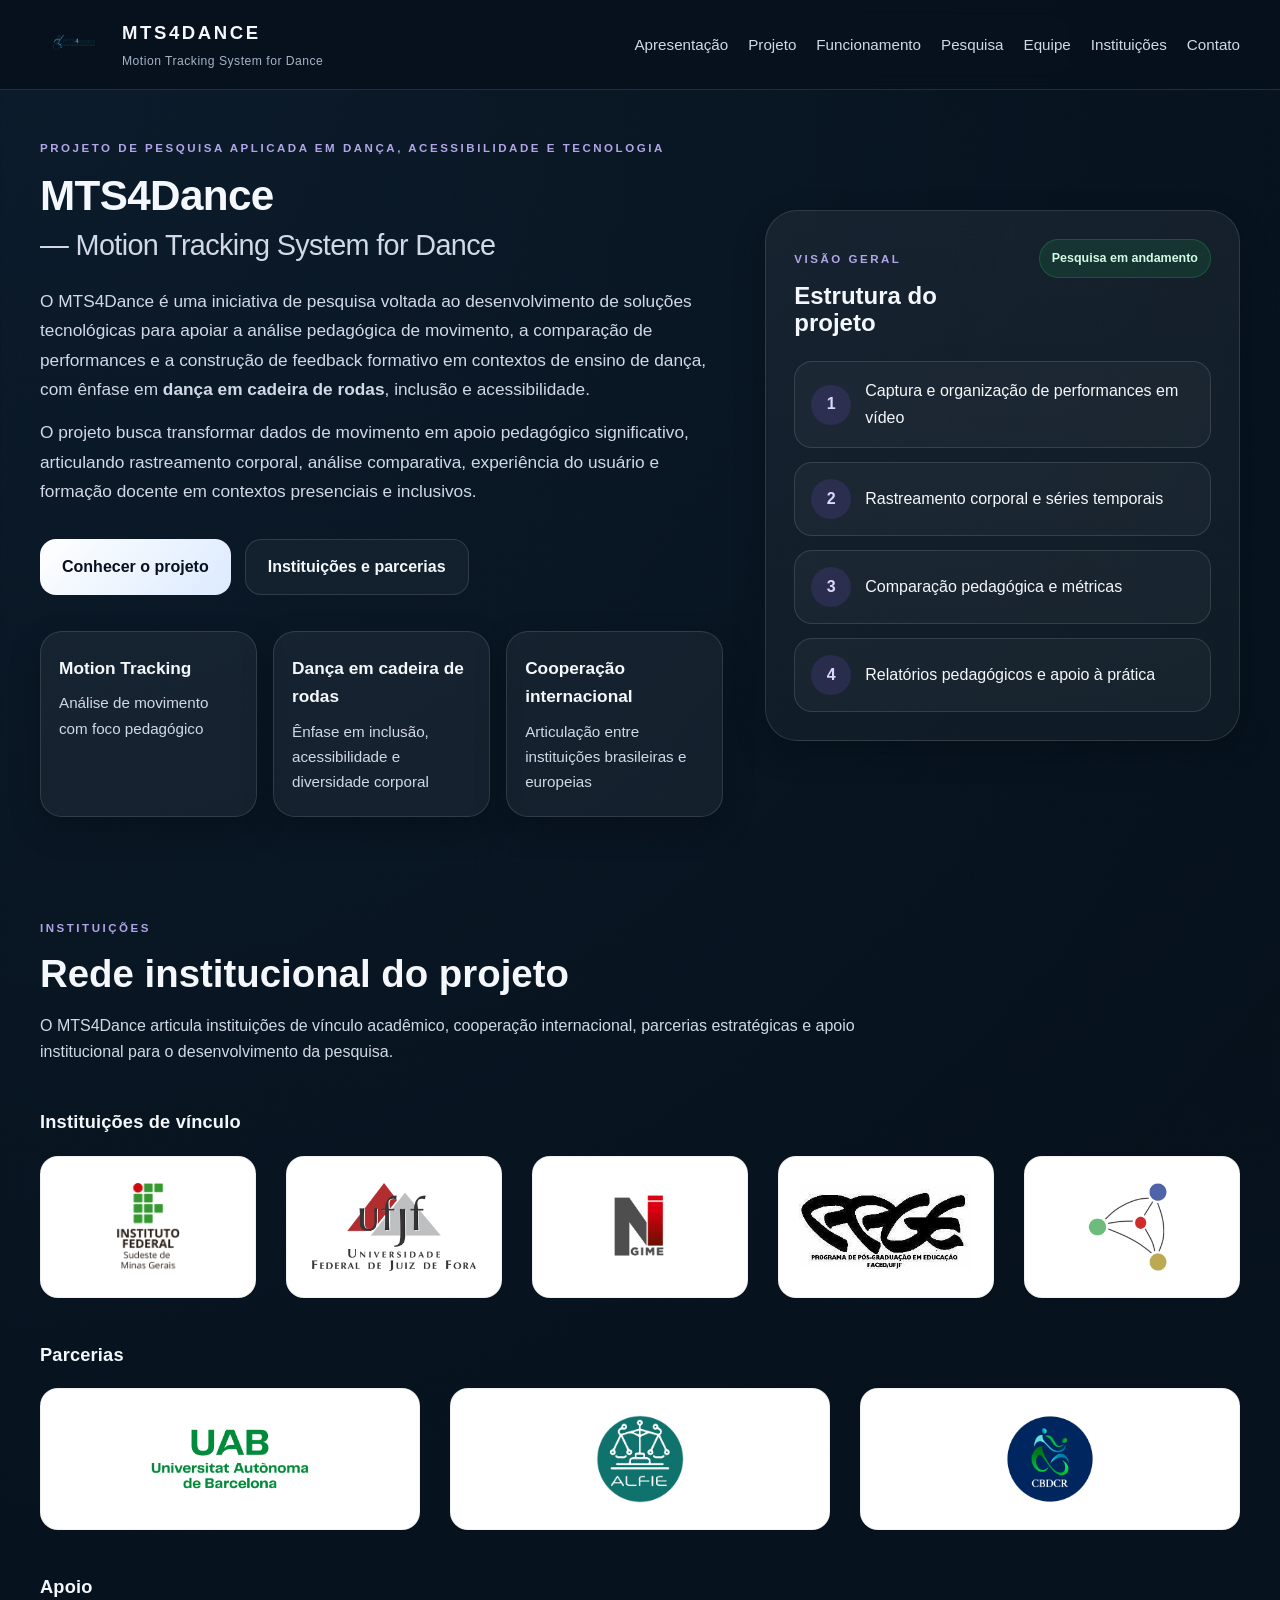
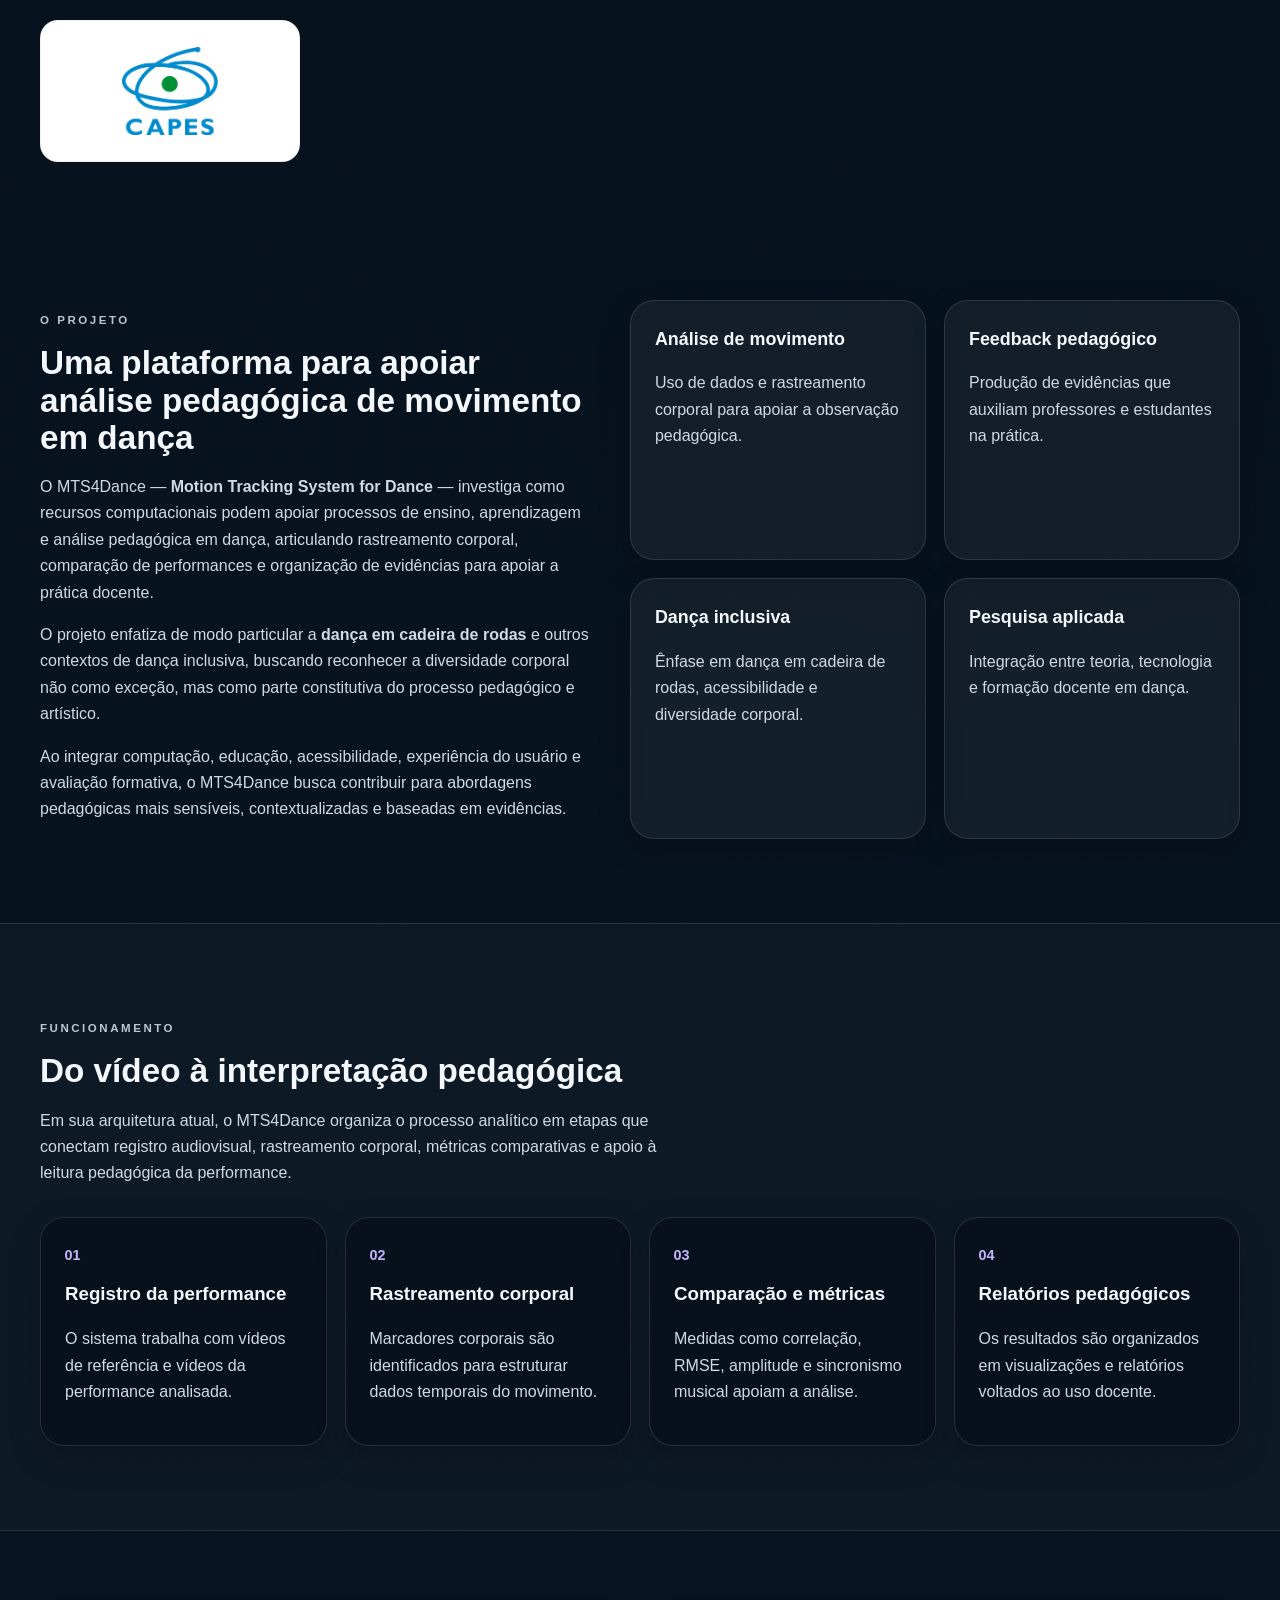
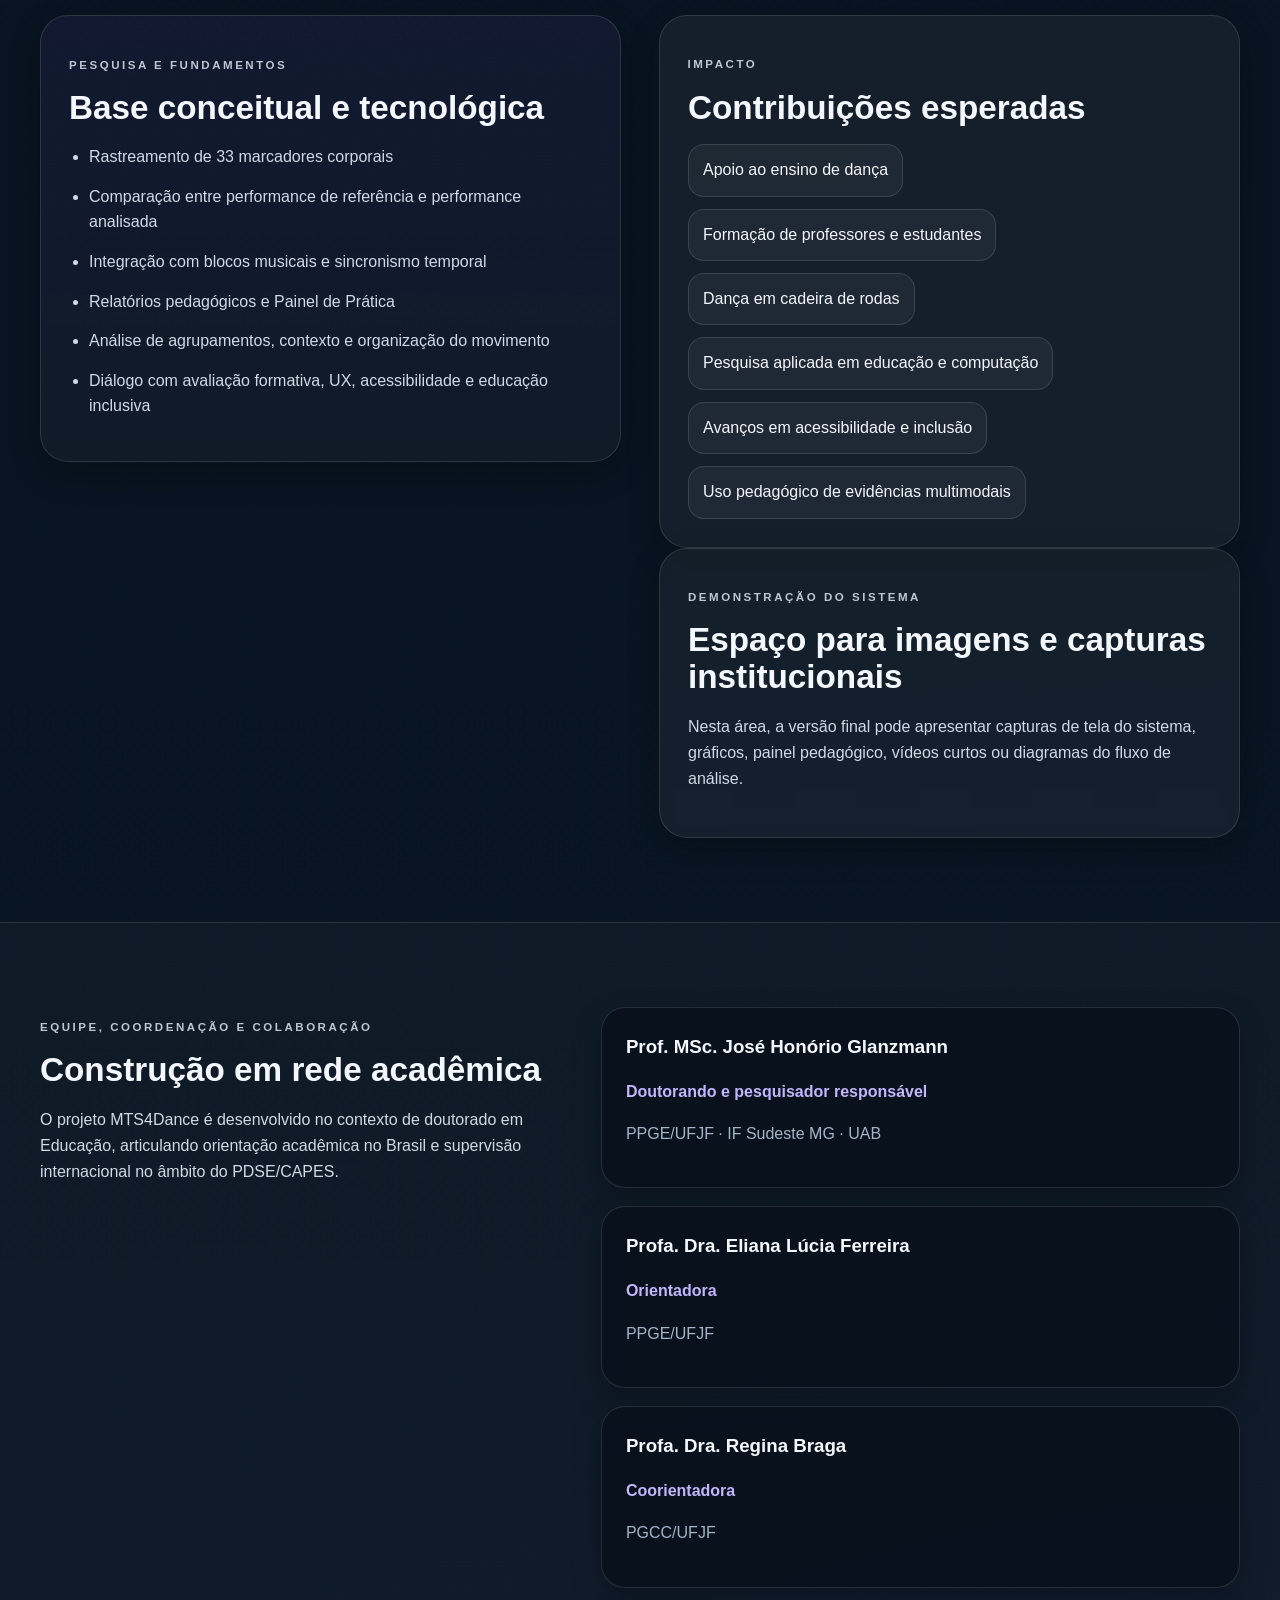
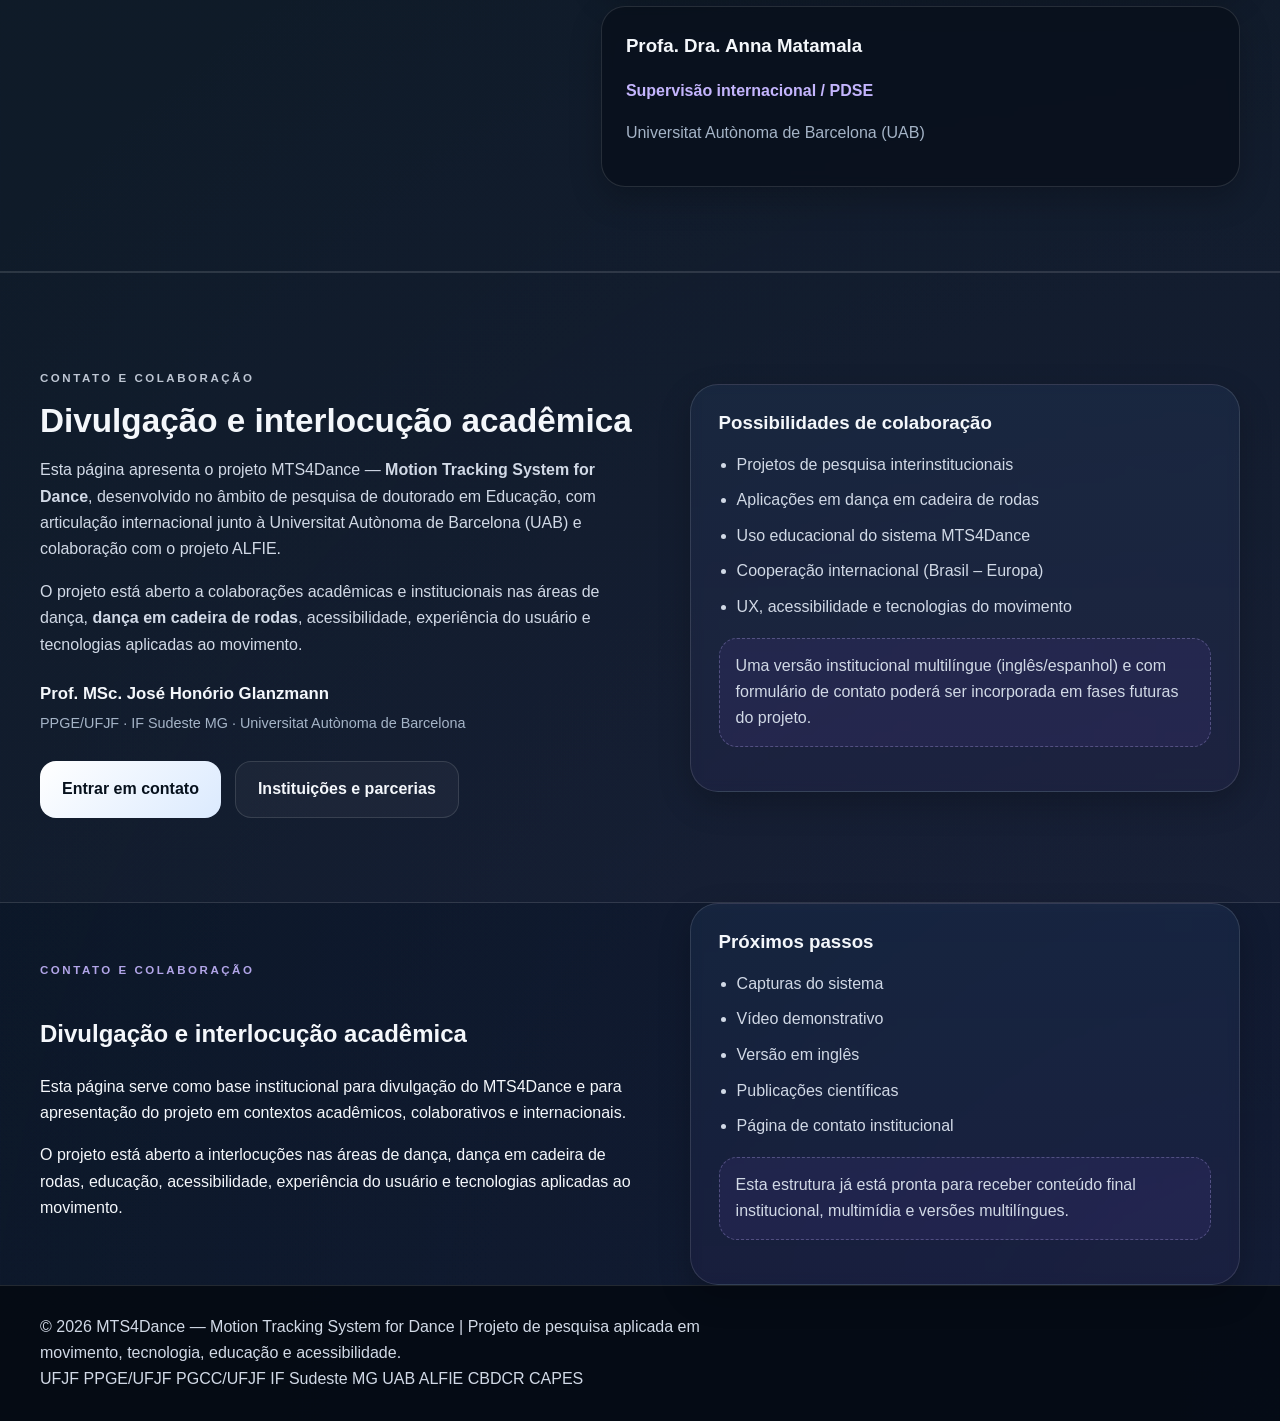
<file: index - Copia.html>
<!DOCTYPE html>
<html lang="pt-BR">
<head>
  <meta charset="UTF-8" />
  <meta name="viewport" content="width=device-width, initial-scale=1.0" />
  <title>MTS4Dance | Motion Tracking System for Dance</title>

  <meta
    name="description"
    content="MTS4Dance (Motion Tracking System for Dance) é um projeto de pesquisa aplicada voltado à análise pedagógica de movimento em dança, com ênfase em dança em cadeira de rodas, acessibilidade, inteligência artificial e educação."
  />

  <link rel="icon" type="image/png" href="images/favicon.png" />
  <link rel="stylesheet" href="style.css" />
</head>

<body>
  <header class="site-header">
    <div class="container nav">
      <div class="brand-wrap">
        <img src="images/MTS4Dance.png" alt="Logo do projeto MTS4Dance" class="brand-logo" />
        <div class="brand-block">
          <div class="brand">MTS4Dance</div>
          <div class="brand-subtitle">Motion Tracking System for Dance</div>
        </div>
      </div>

      <nav class="menu" aria-label="Navegação principal">
        <a href="#apresentacao">Apresentação</a>
        <a href="#projeto">Projeto</a>
        <a href="#funcionamento">Funcionamento</a>
        <a href="#pesquisa">Pesquisa</a>
        <a href="#equipe">Equipe</a>
        <a href="#instituicoes">Instituições</a>
        <a href="#contato">Contato</a>
      </nav>
    </div>
  </header>

  <main>
    <section class="hero" id="apresentacao">
      <div class="container hero-grid">
        <div class="hero-text">
          <img
            src="images/MTS4Dance.png"
            alt="Identidade visual do projeto MTS4Dance"
            class="hero-project-logo"
          />

          <span class="eyebrow">Projeto de pesquisa aplicada em dança, acessibilidade e tecnologia</span>

          <h1>
            MTS4Dance <span class="hero-inline-subtitle">— Motion Tracking System for Dance</span>
          </h1>

          <p class="hero-description">
            O MTS4Dance é uma iniciativa de pesquisa voltada ao desenvolvimento
            de soluções tecnológicas para apoiar a análise pedagógica de movimento,
            a comparação de performances e a construção de feedback formativo
            em contextos de ensino de dança, com ênfase em <strong>dança em cadeira de rodas</strong>,
            inclusão e acessibilidade.
          </p>

          <p class="hero-description hero-description-secondary">
            O projeto busca transformar dados de movimento em apoio pedagógico significativo,
            articulando rastreamento corporal, análise comparativa, experiência do usuário
            e formação docente em contextos presenciais e inclusivos.
          </p>

          <div class="hero-actions">
            <a href="#projeto" class="btn btn-primary">Conhecer o projeto</a>
            <a href="#instituicoes" class="btn btn-secondary">Instituições e parcerias</a>
          </div>

          <div class="hero-highlights">
            <div class="highlight-card">
              <strong>Motion Tracking</strong>
              <span>Análise de movimento com foco pedagógico</span>
            </div>

            <div class="highlight-card">
              <strong>Dança em cadeira de rodas</strong>
              <span>Ênfase em inclusão, acessibilidade e diversidade corporal</span>
            </div>

            <div class="highlight-card">
              <strong>Cooperação internacional</strong>
              <span>Articulação entre instituições brasileiras e europeias</span>
            </div>
          </div>
        </div>

        <div class="hero-panel">
          <div class="panel-box">
            <div class="panel-top">
              <div>
                <p class="panel-label">Visão geral</p>
                <h2>Estrutura do projeto</h2>
              </div>
              <span class="status-badge">Pesquisa em andamento</span>
            </div>

            <div class="flow-list">
              <div class="flow-item">
                <span class="flow-number">1</span>
                <span>Captura e organização de performances em vídeo</span>
              </div>

              <div class="flow-item">
                <span class="flow-number">2</span>
                <span>Rastreamento corporal e séries temporais</span>
              </div>

              <div class="flow-item">
                <span class="flow-number">3</span>
                <span>Comparação pedagógica e métricas</span>
              </div>

              <div class="flow-item">
                <span class="flow-number">4</span>
                <span>Relatórios pedagógicos e apoio à prática</span>
              </div>
            </div>
          </div>
        </div>
      </div>
    </section>

    <section class="logos-section" id="instituicoes">
      <div class="container">
        <p class="section-label">Instituições</p>
        <h2 class="logos-main-title">Rede institucional do projeto</h2>
        <p class="section-intro logos-intro">
          O MTS4Dance articula instituições de vínculo acadêmico, cooperação internacional,
          parcerias estratégicas e apoio institucional para o desenvolvimento da pesquisa.
        </p>

        <div class="logos-group">
          <h3 class="logos-group-title">Instituições de vínculo</h3>

          <div class="logos-grid">
            <a
              class="logo-item"
              href="https://www.ifsudestemg.edu.br/juizdefora"
              target="_blank"
              rel="noopener noreferrer"
              aria-label="Instituto Federal do Sudeste de Minas Gerais Campus Juiz de Fora"
              data-tooltip="Instituto Federal do Sudeste de Minas Gerais – Campus Juiz de Fora"
            >
              <img
                src="images/ifsudestemg.png"
                alt="Logomarca do Instituto Federal do Sudeste de Minas Gerais, Campus Juiz de Fora"
              />
            </a>

            <a
              class="logo-item"
              href="https://www2.ufjf.br/ufjf/"
              target="_blank"
              rel="noopener noreferrer"
              aria-label="Universidade Federal de Juiz de Fora"
              data-tooltip="Universidade Federal de Juiz de Fora"
            >
              <img
                src="images/ufjf.png"
                alt="Logomarca da Universidade Federal de Juiz de Fora"
              />
            </a>

            <a
              class="logo-item"
              href="https://www.ngime.ufjf.br/"
              target="_blank"
              rel="noopener noreferrer"
              aria-label="Núcleo de Pesquisa em Inclusão, Movimento e Ensino da UFJF"
              data-tooltip="NGIME – Núcleo de Pesquisa em Inclusão, Movimento e Ensino"
            >
              <img
                src="images/ngime.png"
                alt="Logomarca do Núcleo de Pesquisa em Inclusão, Movimento e Ensino da Universidade Federal de Juiz de Fora"
              />
            </a>

            <a
              class="logo-item"
              href="https://www2.ufjf.br/ppge/"
              target="_blank"
              rel="noopener noreferrer"
              aria-label="Programa de Pós-Graduação em Educação da UFJF"
              data-tooltip="Programa de Pós-Graduação em Educação – UFJF"
            >
              <img
                src="images/ppge.png"
                alt="Logomarca do Programa de Pós-Graduação em Educação da Universidade Federal de Juiz de Fora"
              />
            </a>

            <a
              class="logo-item"
              href="https://www2.ufjf.br/pgcc/"
              target="_blank"
              rel="noopener noreferrer"
              aria-label="Programa de Pós-Graduação em Ciência da Computação da UFJF"
              data-tooltip="Programa de Pós-Graduação em Ciência da Computação – UFJF"
            >
              <img
                src="images/ppgc.png"
                alt="Logomarca do Programa de Pós-Graduação em Ciência da Computação da Universidade Federal de Juiz de Fora"
              />
            </a>
          </div>
        </div>

        <div class="logos-group">
          <h3 class="logos-group-title">Parcerias</h3>

          <div class="logos-grid">
            <a
              class="logo-item"
              href="https://www.uab.cat/"
              target="_blank"
              rel="noopener noreferrer"
              aria-label="Universitat Autònoma de Barcelona"
              data-tooltip="Universitat Autònoma de Barcelona"
            >
              <img
                src="images/uab.png"
                alt="Logomarca da Universitat Autònoma de Barcelona"
              />
            </a>

            <a
              class="logo-item"
              href="https://alfie-project.eu/"
              target="_blank"
              rel="noopener noreferrer"
              aria-label="Projeto ALFIE"
              data-tooltip="ALFIE Project"
            >
              <img
                src="images/alfie.png"
                alt="Logomarca do projeto ALFIE"
              />
            </a>

            <a
              class="logo-item"
              href="https://www.cbdcr.org.br/wordpress/"
              target="_blank"
              rel="noopener noreferrer"
              aria-label="Confederação Brasileira de Dança em Cadeira de Rodas"
              data-tooltip="Confederação Brasileira de Dança em Cadeira de Rodas"
            >
              <img
                src="images/cbdcr.png"
                alt="Logomarca da Confederação Brasileira de Dança em Cadeira de Rodas"
              />
            </a>
          </div>
        </div>

        <div class="logos-group">
          <h3 class="logos-group-title">Apoio</h3>

          <div class="logos-grid support-grid">
            <a
              class="logo-item"
              href="https://www.gov.br/capes/pt-br"
              target="_blank"
              rel="noopener noreferrer"
              aria-label="Coordenação de Aperfeiçoamento de Pessoal de Nível Superior"
              data-tooltip="Coordenação de Aperfeiçoamento de Pessoal de Nível Superior"
            >
              <img
                src="images/capes.png"
                alt="Logomarca da Coordenação de Aperfeiçoamento de Pessoal de Nível Superior"
              />
            </a>
          </div>
        </div>
      </div>
    </section>

    <section class="section" id="projeto">
      <div class="container section-grid">
        <div>
          <p class="section-label">O projeto</p>
          <h2>Uma plataforma para apoiar análise pedagógica de movimento em dança</h2>

          <p>
            O MTS4Dance — <strong>Motion Tracking System for Dance</strong> — investiga
            como recursos computacionais podem apoiar processos de ensino, aprendizagem
            e análise pedagógica em dança, articulando rastreamento corporal,
            comparação de performances e organização de evidências para apoiar a prática docente.
          </p>

          <p>
            O projeto enfatiza de modo particular a <strong>dança em cadeira de rodas</strong>
            e outros contextos de dança inclusiva, buscando reconhecer a diversidade corporal
            não como exceção, mas como parte constitutiva do processo pedagógico e artístico.
          </p>

          <p>
            Ao integrar computação, educação, acessibilidade, experiência do usuário
            e avaliação formativa, o MTS4Dance busca contribuir para abordagens pedagógicas
            mais sensíveis, contextualizadas e baseadas em evidências.
          </p>
        </div>

        <div class="cards-grid">
          <article class="info-card">
            <h3>Análise de movimento</h3>
            <p>Uso de dados e rastreamento corporal para apoiar a observação pedagógica.</p>
          </article>

          <article class="info-card">
            <h3>Feedback pedagógico</h3>
            <p>Produção de evidências que auxiliam professores e estudantes na prática.</p>
          </article>

          <article class="info-card">
            <h3>Dança inclusiva</h3>
            <p>Ênfase em dança em cadeira de rodas, acessibilidade e diversidade corporal.</p>
          </article>

          <article class="info-card">
            <h3>Pesquisa aplicada</h3>
            <p>Integração entre teoria, tecnologia e formação docente em dança.</p>
          </article>
        </div>
      </div>
    </section>

    <section class="section section-alt" id="funcionamento">
      <div class="container">
        <p class="section-label">Funcionamento</p>
        <h2>Do vídeo à interpretação pedagógica</h2>
        <p class="section-intro">
          Em sua arquitetura atual, o MTS4Dance organiza o processo analítico em etapas
          que conectam registro audiovisual, rastreamento corporal, métricas comparativas
          e apoio à leitura pedagógica da performance.
        </p>

        <div class="steps-grid">
          <article class="step-card">
            <span class="step-number">01</span>
            <h3>Registro da performance</h3>
            <p>
              O sistema trabalha com vídeos de referência e vídeos da performance analisada.
            </p>
          </article>

          <article class="step-card">
            <span class="step-number">02</span>
            <h3>Rastreamento corporal</h3>
            <p>
              Marcadores corporais são identificados para estruturar dados temporais do movimento.
            </p>
          </article>

          <article class="step-card">
            <span class="step-number">03</span>
            <h3>Comparação e métricas</h3>
            <p>
              Medidas como correlação, RMSE, amplitude e sincronismo musical apoiam a análise.
            </p>
          </article>

          <article class="step-card">
            <span class="step-number">04</span>
            <h3>Relatórios pedagógicos</h3>
            <p>
              Os resultados são organizados em visualizações e relatórios voltados ao uso docente.
            </p>
          </article>
        </div>
      </div>
    </section>

    <section class="section" id="pesquisa">
      <div class="container two-columns">
        <div class="feature-box">
          <p class="section-label">Pesquisa e fundamentos</p>
          <h2>Base conceitual e tecnológica</h2>
          <ul class="feature-list">
            <li>Rastreamento de 33 marcadores corporais</li>
            <li>Comparação entre performance de referência e performance analisada</li>
            <li>Integração com blocos musicais e sincronismo temporal</li>
            <li>Relatórios pedagógicos e Painel de Prática</li>
            <li>Análise de agrupamentos, contexto e organização do movimento</li>
            <li>Diálogo com avaliação formativa, UX, acessibilidade e educação inclusiva</li>
          </ul>
        </div>

        <div class="stacked-boxes">
          <div class="simple-box">
            <p class="section-label">Impacto</p>
            <h2>Contribuições esperadas</h2>
            <div class="pillars">
              <span>Apoio ao ensino de dança</span>
              <span>Formação de professores e estudantes</span>
              <span>Dança em cadeira de rodas</span>
              <span>Pesquisa aplicada em educação e computação</span>
              <span>Avanços em acessibilidade e inclusão</span>
              <span>Uso pedagógico de evidências multimodais</span>
            </div>
          </div>

          <div class="simple-box">
            <p class="section-label">Demonstração do sistema</p>
            <h2>Espaço para imagens e capturas institucionais</h2>
            <p>
              Nesta área, a versão final pode apresentar capturas de tela do sistema,
              gráficos, painel pedagógico, vídeos curtos ou diagramas do fluxo de análise.
            </p>
          </div>
        </div>
      </div>
    </section>

    <section class="section section-alt" id="equipe">
      <div class="container team-grid">
        <div>
          <p class="section-label">Equipe, coordenação e colaboração</p>
          <h2>Construção em rede acadêmica</h2>

          <p>
            O projeto MTS4Dance é desenvolvido no contexto de doutorado em Educação,
            articulando orientação acadêmica no Brasil e supervisão internacional
            no âmbito do PDSE/CAPES.
          </p>
        </div>

        <div class="team-cards">
          <article class="team-card">
            <h3>Prof. MSc. José Honório Glanzmann</h3>
            <p class="team-role">Doutorando e pesquisador responsável</p>
            <p class="team-org">PPGE/UFJF · IF Sudeste MG · UAB</p>
          </article>

          <article class="team-card">
            <h3>Profa. Dra. Eliana Lúcia Ferreira</h3>
            <p class="team-role">Orientadora</p>
            <p class="team-org">PPGE/UFJF</p>
          </article>

          <article class="team-card">
            <h3>Profa. Dra. Regina Braga</h3>
            <p class="team-role">Coorientadora</p>
            <p class="team-org">PGCC/UFJF</p>
          </article>

          <article class="team-card">
            <h3>Profa. Dra. Anna Matamala</h3>
            <p class="team-role">Supervisão internacional / PDSE</p>
            <p class="team-org">Universitat Autònoma de Barcelona (UAB)</p>
          </article>
        </div>
      </div>
    </section>

	<section class="section section-alt" id="contato">
	  <div class="container contact-grid">

		<div>
		  <p class="section-label">Contato e colaboração</p>
		  <h2>Divulgação e interlocução acadêmica</h2>

		  <p>
			Esta página apresenta o projeto MTS4Dance — <strong>Motion Tracking System for Dance</strong>,
			desenvolvido no âmbito de pesquisa de doutorado em Educação, com articulação internacional
			junto à Universitat Autònoma de Barcelona (UAB) e colaboração com o projeto ALFIE.
		  </p>

		  <p>
			O projeto está aberto a colaborações acadêmicas e institucionais nas áreas de dança,
			<strong>dança em cadeira de rodas</strong>, acessibilidade, experiência do usuário
			e tecnologias aplicadas ao movimento.
		  </p>

		  <div class="contact-identity">
			<strong>Prof. MSc. José Honório Glanzmann</strong>
			<span>PPGE/UFJF · IF Sudeste MG · Universitat Autònoma de Barcelona</span>
		  </div>

		  <div class="contact-actions">
			<a
			  href="mailto:jose.honorio@ifsudestemg.edu.br?subject=MTS4Dance%20-%20Contato%20Institucional&body=Olá%2C%20gostaria%20de%20obter%20mais%20informações%20sobre%20o%20projeto%20MTS4Dance."
			  class="btn btn-primary"
			  aria-label="Enviar e-mail sobre o projeto MTS4Dance"
			>
			  Entrar em contato
			</a>

			<a href="#instituicoes" class="btn btn-secondary">
			  Instituições e parcerias
			</a>
		  </div>
		</div>

		<div class="contact-box">
		  <h3>Possibilidades de colaboração</h3>

		  <ul>
			<li>Projetos de pesquisa interinstitucionais</li>
			<li>Aplicações em dança em cadeira de rodas</li>
			<li>Uso educacional do sistema MTS4Dance</li>
			<li>Cooperação internacional (Brasil – Europa)</li>
			<li>UX, acessibilidade e tecnologias do movimento</li>
		  </ul>

		  <p class="contact-note">
			Uma versão institucional multilíngue (inglês/espanhol) e com formulário de contato
			poderá ser incorporada em fases futuras do projeto.
		  </p>
		</div>

	  </div>
	</section>
      <div class="container contact-grid">
        <div>
          <p class="section-label">Contato e colaboração</p>
          <h2>Divulgação e interlocução acadêmica</h2>

          <p>
            Esta página serve como base institucional para divulgação do MTS4Dance
            e para apresentação do projeto em contextos acadêmicos, colaborativos e internacionais.
          </p>

          <p>
            O projeto está aberto a interlocuções nas áreas de dança, dança em cadeira de rodas,
            educação, acessibilidade, experiência do usuário e tecnologias aplicadas ao movimento.
          </p>
        </div>

        <div class="contact-box">
          <h3>Próximos passos</h3>
          <ul>
            <li>Capturas do sistema</li>
            <li>Vídeo demonstrativo</li>
            <li>Versão em inglês</li>
            <li>Publicações científicas</li>
            <li>Página de contato institucional</li>
          </ul>

          <p class="contact-note">
            Esta estrutura já está pronta para receber conteúdo final institucional,
            multimídia e versões multilíngues.
          </p>
        </div>
      </div>
    </section>
  </main>

  <footer class="site-footer">
    <div class="container footer-content">
      <p>© 2026 MTS4Dance — Motion Tracking System for Dance | Projeto de pesquisa aplicada em movimento, tecnologia, educação e acessibilidade.</p>

      <div class="footer-orgs">
        <span>UFJF</span>
        <span>PPGE/UFJF</span>
        <span>PGCC/UFJF</span>
        <span>IF Sudeste MG</span>
        <span>UAB</span>
        <span>ALFIE</span>
        <span>CBDCR</span>
        <span>CAPES</span>
      </div>
    </div>
  </footer>
</body>
</html>
</file>
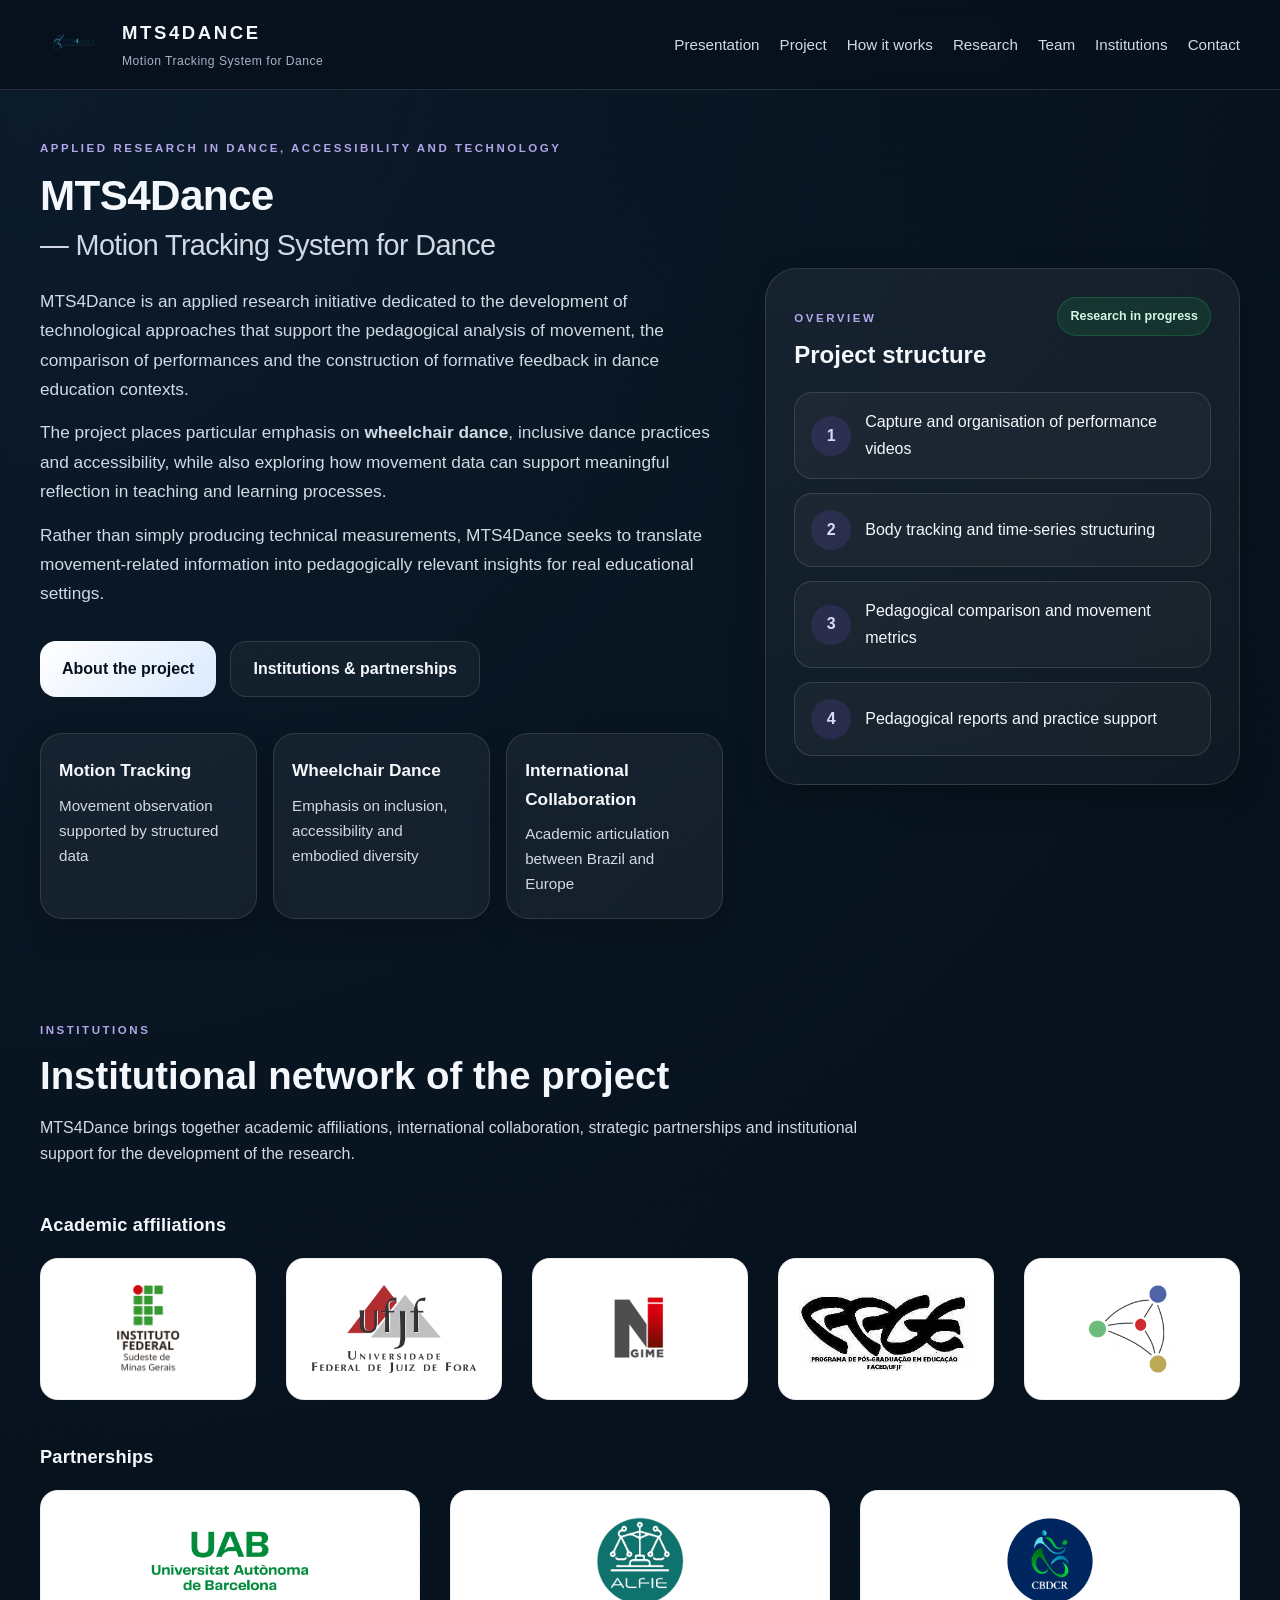
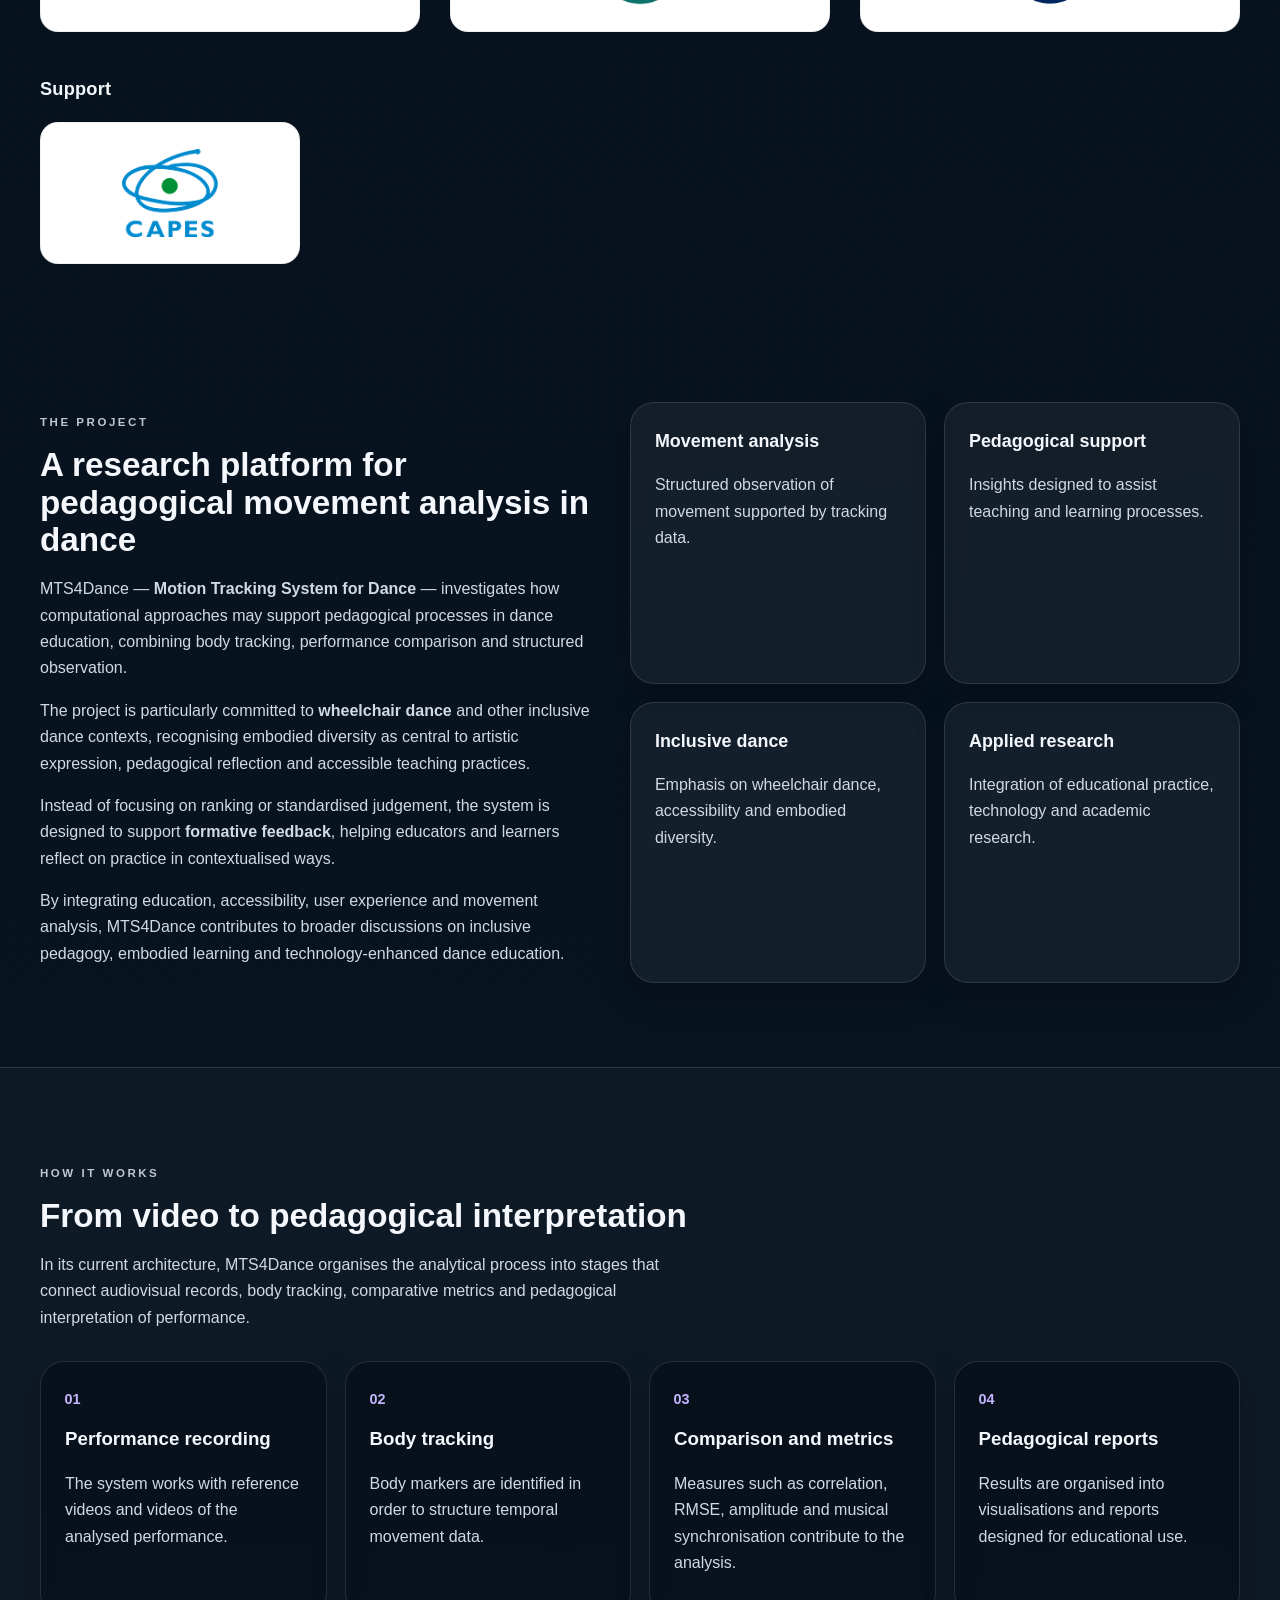
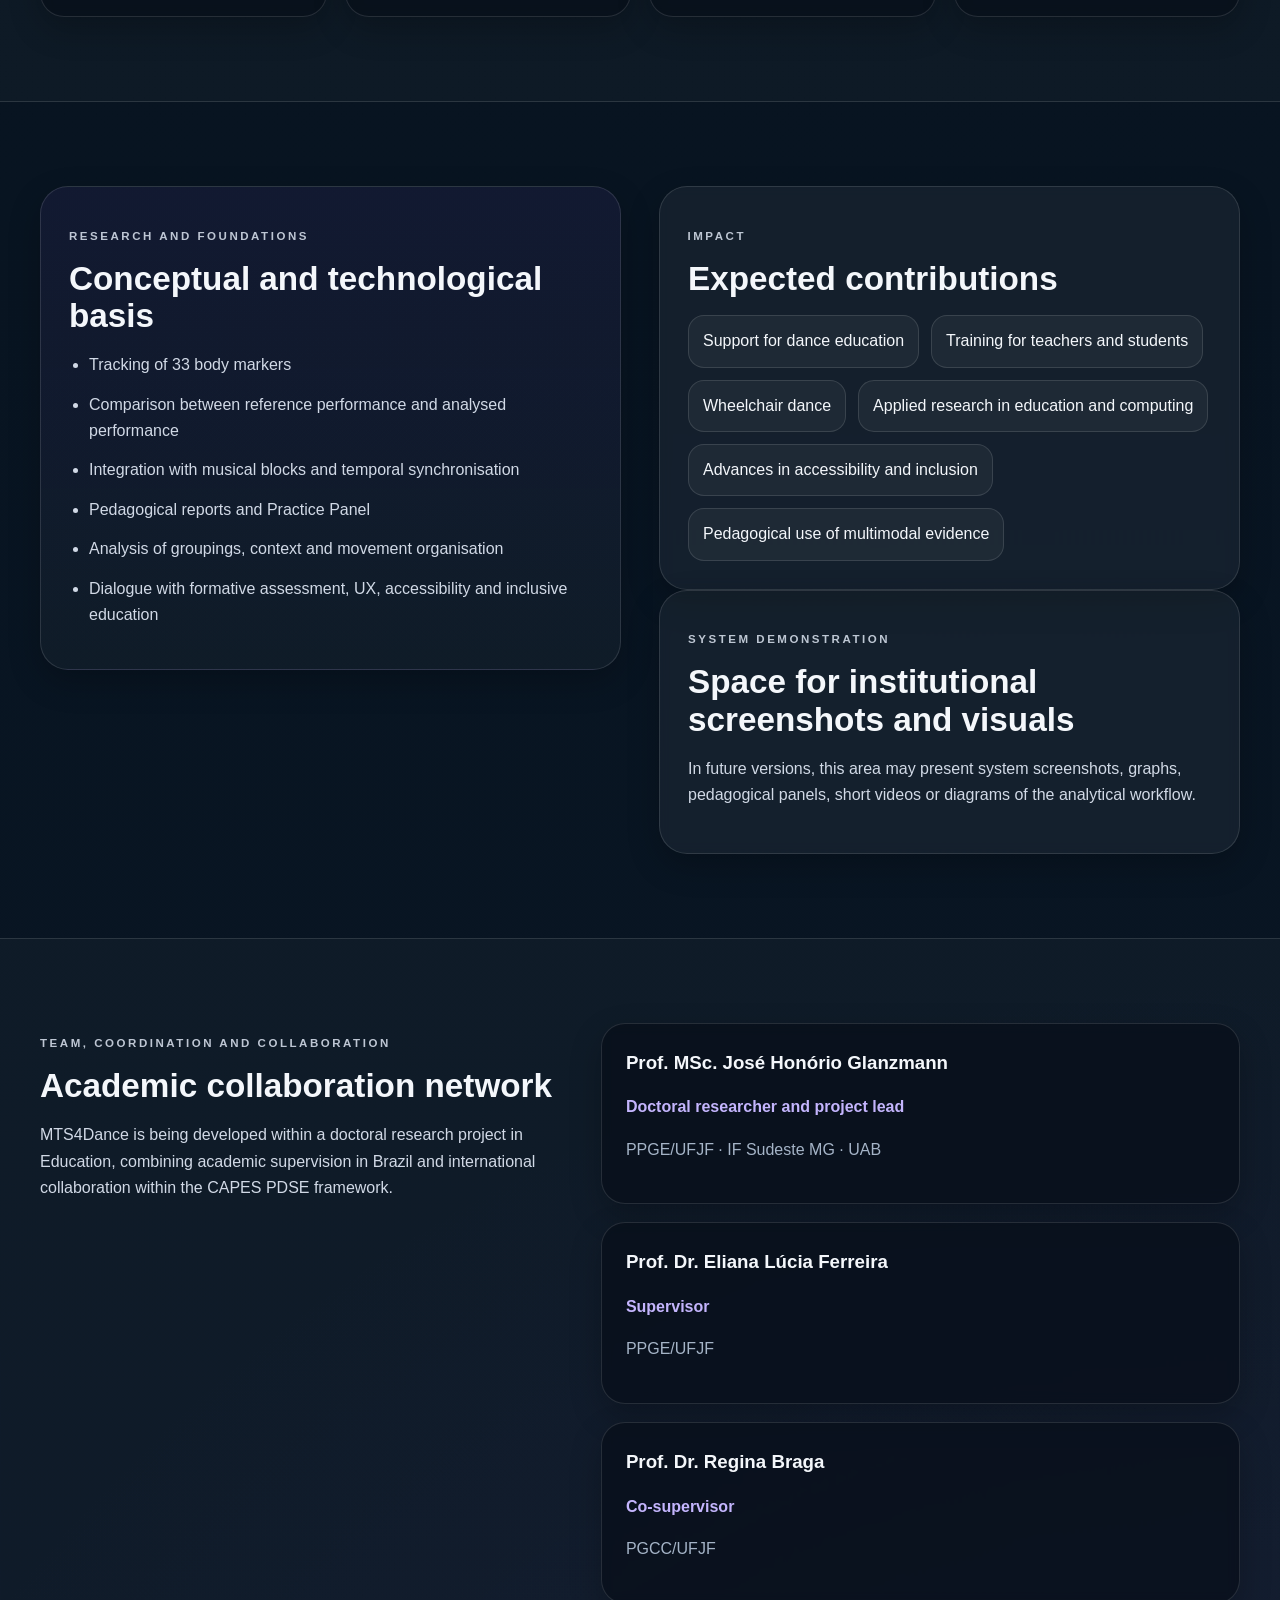
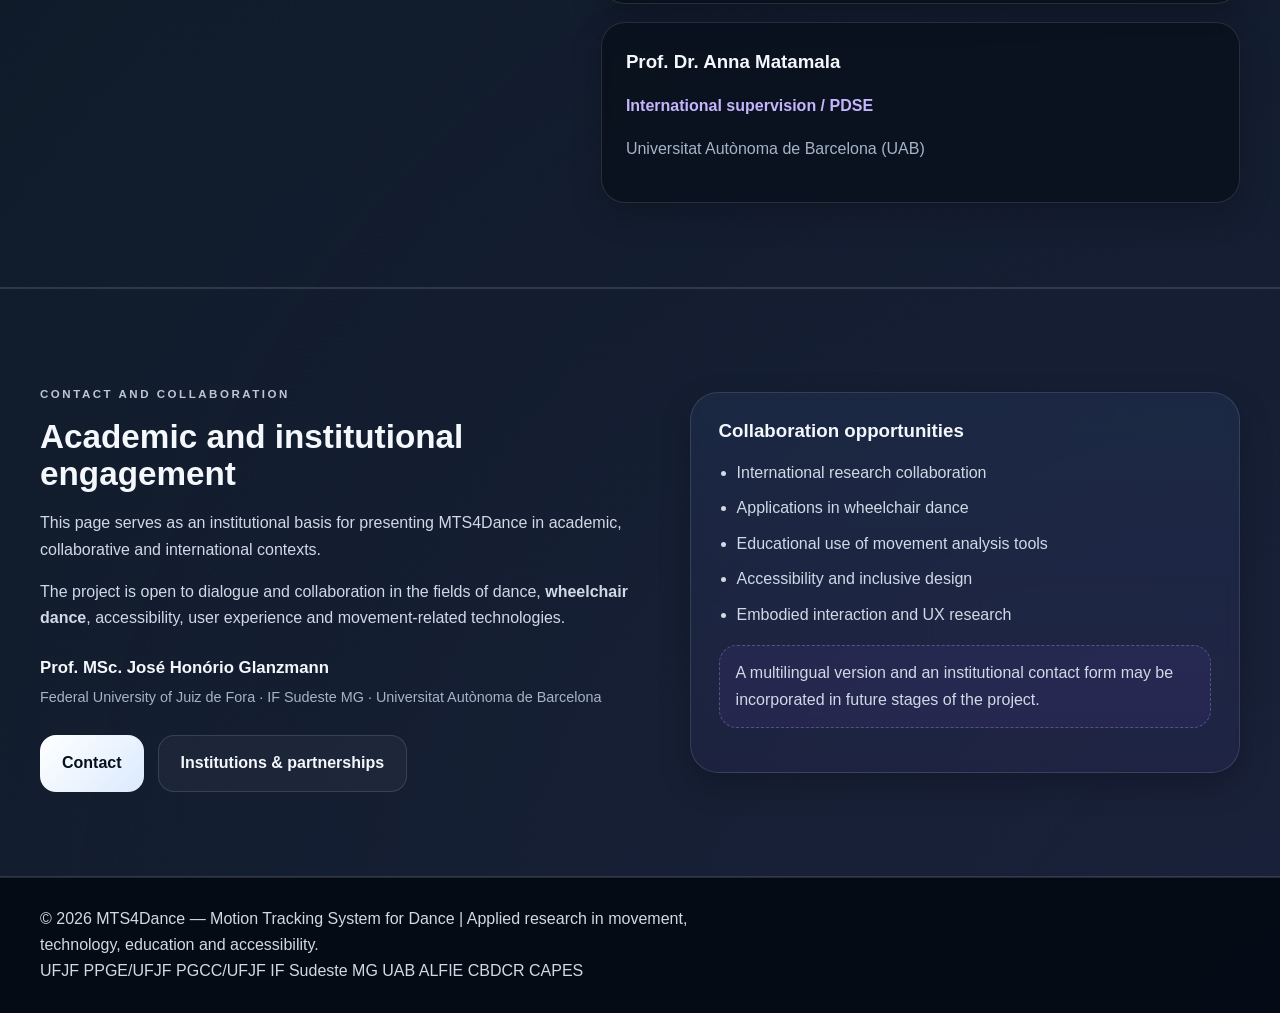
<file: index - v1.html>
<!DOCTYPE html>
<html lang="en">
<head>
  <meta charset="UTF-8" />
  <meta name="viewport" content="width=device-width, initial-scale=1.0" />
  <title>MTS4Dance | Motion Tracking System for Dance</title>

  <meta
    name="description"
    content="MTS4Dance (Motion Tracking System for Dance) is an applied research project focused on the pedagogical analysis of movement in dance, with emphasis on wheelchair dance, accessibility, artificial intelligence and education."
  />

  <link rel="icon" type="image/png" href="images/favicon.png" />
  <link rel="stylesheet" href="style.css" />
</head>

<body>
  <header class="site-header">
    <div class="container nav">
      <div class="brand-wrap">
        <img src="images/MTS4Dance.png" alt="MTS4Dance project logo" class="brand-logo" />
        <div class="brand-block">
          <div class="brand">MTS4Dance</div>
          <div class="brand-subtitle">Motion Tracking System for Dance</div>
        </div>
      </div>

      <nav class="menu" aria-label="Main navigation">
        <a href="#presentation">Presentation</a>
        <a href="#project">Project</a>
        <a href="#operation">How it works</a>
        <a href="#research">Research</a>
        <a href="#team">Team</a>
        <a href="#institutions">Institutions</a>
        <a href="#contact">Contact</a>
      </nav>
    </div>
  </header>

  <main>
    <section class="hero" id="presentation">
      <div class="container hero-grid">
        <div class="hero-text">
          <img
            src="images/MTS4Dance.png"
            alt="MTS4Dance visual identity"
            class="hero-project-logo"
          />

          <span class="eyebrow">Applied research in dance, accessibility and technology</span>

          <h1>
            MTS4Dance <span class="hero-inline-subtitle">— Motion Tracking System for Dance</span>
          </h1>

          <p class="hero-description">
            MTS4Dance is an applied research initiative dedicated to the development
            of technological approaches that support the pedagogical analysis of movement,
            the comparison of performances and the construction of formative feedback
            in dance education contexts.
          </p>

          <p class="hero-description hero-description-secondary">
            The project places particular emphasis on <strong>wheelchair dance</strong>,
            inclusive dance practices and accessibility, while also exploring how movement data
            can support meaningful reflection in teaching and learning processes.
          </p>

          <p class="hero-description hero-description-secondary">
            Rather than simply producing technical measurements, MTS4Dance seeks to translate
            movement-related information into pedagogically relevant insights for real educational settings.
          </p>

          <div class="hero-actions">
            <a href="#project" class="btn btn-primary">About the project</a>
            <a href="#institutions" class="btn btn-secondary">Institutions & partnerships</a>
          </div>

          <div class="hero-highlights">
            <div class="highlight-card">
              <strong>Motion Tracking</strong>
              <span>Movement observation supported by structured data</span>
            </div>

            <div class="highlight-card">
              <strong>Wheelchair Dance</strong>
              <span>Emphasis on inclusion, accessibility and embodied diversity</span>
            </div>

            <div class="highlight-card">
              <strong>International Collaboration</strong>
              <span>Academic articulation between Brazil and Europe</span>
            </div>
          </div>
        </div>

        <div class="hero-panel">
          <div class="panel-box">
            <div class="panel-top">
              <div>
                <p class="panel-label">Overview</p>
                <h2>Project structure</h2>
              </div>
              <span class="status-badge">Research in progress</span>
            </div>

            <div class="flow-list">
              <div class="flow-item">
                <span class="flow-number">1</span>
                <span>Capture and organisation of performance videos</span>
              </div>

              <div class="flow-item">
                <span class="flow-number">2</span>
                <span>Body tracking and time-series structuring</span>
              </div>

              <div class="flow-item">
                <span class="flow-number">3</span>
                <span>Pedagogical comparison and movement metrics</span>
              </div>

              <div class="flow-item">
                <span class="flow-number">4</span>
                <span>Pedagogical reports and practice support</span>
              </div>
            </div>
          </div>
        </div>
      </div>
    </section>

    <section class="logos-section" id="institutions">
      <div class="container">
        <p class="section-label">Institutions</p>
        <h2 class="logos-main-title">Institutional network of the project</h2>
        <p class="section-intro logos-intro">
          MTS4Dance brings together academic affiliations, international collaboration,
          strategic partnerships and institutional support for the development of the research.
        </p>

        <div class="logos-group">
          <h3 class="logos-group-title">Academic affiliations</h3>

          <div class="logos-grid">
            <a
              class="logo-item"
              href="https://www.ifsudestemg.edu.br/juizdefora"
              target="_blank"
              rel="noopener noreferrer"
              aria-label="Federal Institute of Southeast Minas Gerais, Juiz de Fora Campus"
              data-tooltip="Federal Institute of Southeast Minas Gerais – Juiz de Fora Campus"
            >
              <img
                src="images/ifsudestemg.png"
                alt="Logo of the Federal Institute of Southeast Minas Gerais, Juiz de Fora Campus"
              />
            </a>

            <a
              class="logo-item"
              href="https://www2.ufjf.br/ufjf/"
              target="_blank"
              rel="noopener noreferrer"
              aria-label="Federal University of Juiz de Fora"
              data-tooltip="Federal University of Juiz de Fora"
            >
              <img
                src="images/ufjf.png"
                alt="Logo of the Federal University of Juiz de Fora"
              />
            </a>

            <a
              class="logo-item"
              href="https://www.ngime.ufjf.br/"
              target="_blank"
              rel="noopener noreferrer"
              aria-label="NGIME research group at UFJF"
              data-tooltip="NGIME – Research Group on Inclusion, Movement and Teaching"
            >
              <img
                src="images/ngime.png"
                alt="Logo of NGIME, the research group on Inclusion, Movement and Teaching at the Federal University of Juiz de Fora"
              />
            </a>

            <a
              class="logo-item"
              href="https://www2.ufjf.br/ppge/"
              target="_blank"
              rel="noopener noreferrer"
              aria-label="Graduate Program in Education at UFJF"
              data-tooltip="Graduate Program in Education – UFJF"
            >
              <img
                src="images/ppge.png"
                alt="Logo of the Graduate Program in Education at the Federal University of Juiz de Fora"
              />
            </a>

            <a
              class="logo-item"
              href="https://www2.ufjf.br/pgcc/"
              target="_blank"
              rel="noopener noreferrer"
              aria-label="Graduate Program in Computer Science at UFJF"
              data-tooltip="Graduate Program in Computer Science – UFJF"
            >
              <img
                src="images/ppgc.png"
                alt="Logo of the Graduate Program in Computer Science at the Federal University of Juiz de Fora"
              />
            </a>
          </div>
        </div>

        <div class="logos-group">
          <h3 class="logos-group-title">Partnerships</h3>

          <div class="logos-grid">
            <a
              class="logo-item"
              href="https://www.uab.cat/"
              target="_blank"
              rel="noopener noreferrer"
              aria-label="Universitat Autònoma de Barcelona"
              data-tooltip="Universitat Autònoma de Barcelona"
            >
              <img
                src="images/uab.png"
                alt="Logo of the Universitat Autònoma de Barcelona"
              />
            </a>

            <a
              class="logo-item"
              href="https://alfie-project.eu/"
              target="_blank"
              rel="noopener noreferrer"
              aria-label="ALFIE Project"
              data-tooltip="ALFIE Project"
            >
              <img
                src="images/alfie.png"
                alt="Logo of the ALFIE Project"
              />
            </a>

            <a
              class="logo-item"
              href="https://www.cbdcr.org.br/wordpress/"
              target="_blank"
              rel="noopener noreferrer"
              aria-label="Brazilian Confederation of Wheelchair Dance"
              data-tooltip="Brazilian Confederation of Wheelchair Dance"
            >
              <img
                src="images/cbdcr.png"
                alt="Logo of the Brazilian Confederation of Wheelchair Dance"
              />
            </a>
          </div>
        </div>

        <div class="logos-group">
          <h3 class="logos-group-title">Support</h3>

          <div class="logos-grid support-grid">
            <a
              class="logo-item"
              href="https://www.gov.br/capes/pt-br"
              target="_blank"
              rel="noopener noreferrer"
              aria-label="Coordination for the Improvement of Higher Education Personnel"
              data-tooltip="Coordination for the Improvement of Higher Education Personnel"
            >
              <img
                src="images/capes.png"
                alt="Logo of CAPES, the Coordination for the Improvement of Higher Education Personnel"
              />
            </a>
          </div>
        </div>
      </div>
    </section>

    <section class="section" id="project">
      <div class="container section-grid">
        <div>
          <p class="section-label">The project</p>
          <h2>A research platform for pedagogical movement analysis in dance</h2>

          <p>
            MTS4Dance — <strong>Motion Tracking System for Dance</strong> — investigates
            how computational approaches may support pedagogical processes in dance education,
            combining body tracking, performance comparison and structured observation.
          </p>

          <p>
            The project is particularly committed to <strong>wheelchair dance</strong>
            and other inclusive dance contexts, recognising embodied diversity as central
            to artistic expression, pedagogical reflection and accessible teaching practices.
          </p>

          <p>
            Instead of focusing on ranking or standardised judgement,
            the system is designed to support <strong>formative feedback</strong>,
            helping educators and learners reflect on practice in contextualised ways.
          </p>

          <p>
            By integrating education, accessibility, user experience and movement analysis,
            MTS4Dance contributes to broader discussions on inclusive pedagogy,
            embodied learning and technology-enhanced dance education.
          </p>
        </div>

        <div class="cards-grid">
          <article class="info-card">
            <h3>Movement analysis</h3>
            <p>Structured observation of movement supported by tracking data.</p>
          </article>

          <article class="info-card">
            <h3>Pedagogical support</h3>
            <p>Insights designed to assist teaching and learning processes.</p>
          </article>

          <article class="info-card">
            <h3>Inclusive dance</h3>
            <p>Emphasis on wheelchair dance, accessibility and embodied diversity.</p>
          </article>

          <article class="info-card">
            <h3>Applied research</h3>
            <p>Integration of educational practice, technology and academic research.</p>
          </article>
        </div>
      </div>
    </section>

    <section class="section section-alt" id="operation">
      <div class="container">
        <p class="section-label">How it works</p>
        <h2>From video to pedagogical interpretation</h2>
        <p class="section-intro">
          In its current architecture, MTS4Dance organises the analytical process into stages
          that connect audiovisual records, body tracking, comparative metrics and
          pedagogical interpretation of performance.
        </p>

        <div class="steps-grid">
          <article class="step-card">
            <span class="step-number">01</span>
            <h3>Performance recording</h3>
            <p>
              The system works with reference videos and videos of the analysed performance.
            </p>
          </article>

          <article class="step-card">
            <span class="step-number">02</span>
            <h3>Body tracking</h3>
            <p>
              Body markers are identified in order to structure temporal movement data.
            </p>
          </article>

          <article class="step-card">
            <span class="step-number">03</span>
            <h3>Comparison and metrics</h3>
            <p>
              Measures such as correlation, RMSE, amplitude and musical synchronisation
              contribute to the analysis.
            </p>
          </article>

          <article class="step-card">
            <span class="step-number">04</span>
            <h3>Pedagogical reports</h3>
            <p>
              Results are organised into visualisations and reports designed for educational use.
            </p>
          </article>
        </div>
      </div>
    </section>

    <section class="section" id="research">
      <div class="container two-columns">
        <div class="feature-box">
          <p class="section-label">Research and foundations</p>
          <h2>Conceptual and technological basis</h2>
          <ul class="feature-list">
            <li>Tracking of 33 body markers</li>
            <li>Comparison between reference performance and analysed performance</li>
            <li>Integration with musical blocks and temporal synchronisation</li>
            <li>Pedagogical reports and Practice Panel</li>
            <li>Analysis of groupings, context and movement organisation</li>
            <li>Dialogue with formative assessment, UX, accessibility and inclusive education</li>
          </ul>
        </div>

        <div class="stacked-boxes">
          <div class="simple-box">
            <p class="section-label">Impact</p>
            <h2>Expected contributions</h2>
            <div class="pillars">
              <span>Support for dance education</span>
              <span>Training for teachers and students</span>
              <span>Wheelchair dance</span>
              <span>Applied research in education and computing</span>
              <span>Advances in accessibility and inclusion</span>
              <span>Pedagogical use of multimodal evidence</span>
            </div>
          </div>

          <div class="simple-box">
            <p class="section-label">System demonstration</p>
            <h2>Space for institutional screenshots and visuals</h2>
            <p>
              In future versions, this area may present system screenshots,
              graphs, pedagogical panels, short videos or diagrams of the analytical workflow.
            </p>
          </div>
        </div>
      </div>
    </section>

    <section class="section section-alt" id="team">
      <div class="container team-grid">
        <div>
          <p class="section-label">Team, coordination and collaboration</p>
          <h2>Academic collaboration network</h2>

          <p>
            MTS4Dance is being developed within a doctoral research project in Education,
            combining academic supervision in Brazil and international collaboration
            within the CAPES PDSE framework.
          </p>
        </div>

        <div class="team-cards">
          <article class="team-card">
            <h3>Prof. MSc. José Honório Glanzmann</h3>
            <p class="team-role">Doctoral researcher and project lead</p>
            <p class="team-org">PPGE/UFJF · IF Sudeste MG · UAB</p>
          </article>

          <article class="team-card">
            <h3>Prof. Dr. Eliana Lúcia Ferreira</h3>
            <p class="team-role">Supervisor</p>
            <p class="team-org">PPGE/UFJF</p>
          </article>

          <article class="team-card">
            <h3>Prof. Dr. Regina Braga</h3>
            <p class="team-role">Co-supervisor</p>
            <p class="team-org">PGCC/UFJF</p>
          </article>

          <article class="team-card">
            <h3>Prof. Dr. Anna Matamala</h3>
            <p class="team-role">International supervision / PDSE</p>
            <p class="team-org">Universitat Autònoma de Barcelona (UAB)</p>
          </article>
        </div>
      </div>
    </section>

    <section class="section section-alt" id="contact">
      <div class="container contact-grid">
        <div>
          <p class="section-label">Contact and collaboration</p>
          <h2>Academic and institutional engagement</h2>

          <p>
            This page serves as an institutional basis for presenting MTS4Dance
            in academic, collaborative and international contexts.
          </p>

          <p>
            The project is open to dialogue and collaboration in the fields of dance,
            <strong>wheelchair dance</strong>, accessibility, user experience and
            movement-related technologies.
          </p>

          <div class="contact-identity">
            <strong>Prof. MSc. José Honório Glanzmann</strong>
            <span>Federal University of Juiz de Fora · IF Sudeste MG · Universitat Autònoma de Barcelona</span>
          </div>

          <div class="contact-actions">
            <a
              href="mailto:jose.honorio@ifsudestemg.edu.br?subject=MTS4Dance%20-%20Academic%20Contact&body=Hello,%20I%20would%20like%20to%20receive%20more%20information%20about%20the%20MTS4Dance%20project."
              class="btn btn-primary"
              aria-label="Send an email about the MTS4Dance project"
            >
              Contact
            </a>

            <a href="#institutions" class="btn btn-secondary">
              Institutions & partnerships
            </a>
          </div>
        </div>

        <div class="contact-box">
          <h3>Collaboration opportunities</h3>
          <ul>
            <li>International research collaboration</li>
            <li>Applications in wheelchair dance</li>
            <li>Educational use of movement analysis tools</li>
            <li>Accessibility and inclusive design</li>
            <li>Embodied interaction and UX research</li>
          </ul>

          <p class="contact-note">
            A multilingual version and an institutional contact form may be incorporated
            in future stages of the project.
          </p>
        </div>
      </div>
    </section>
  </main>

  <footer class="site-footer">
    <div class="container footer-content">
      <p>© 2026 MTS4Dance — Motion Tracking System for Dance | Applied research in movement, technology, education and accessibility.</p>

      <div class="footer-orgs">
        <span>UFJF</span>
        <span>PPGE/UFJF</span>
        <span>PGCC/UFJF</span>
        <span>IF Sudeste MG</span>
        <span>UAB</span>
        <span>ALFIE</span>
        <span>CBDCR</span>
        <span>CAPES</span>
      </div>
    </div>
  </footer>
</body>
</html>
</file>
<file: style.css>
:root {
  --bg-main: #07111d;
  --bg-secondary: #0d1b2b;
  --bg-soft: rgba(255, 255, 255, 0.04);
  --bg-card: rgba(255, 255, 255, 0.05);
  --bg-card-strong: rgba(255, 255, 255, 0.08);
  --border: rgba(255, 255, 255, 0.12);
  --border-strong: rgba(255, 255, 255, 0.18);
  --text-main: #f4f7fb;
  --text-soft: #d1d9e6;
  --text-muted: #a5b4c7;
  --primary: #8b5cf6;
  --primary-soft: rgba(139, 92, 246, 0.14);
  --secondary: #60a5fa;
  --secondary-soft: rgba(96, 165, 250, 0.14);
  --success: #22c55e;
  --success-soft: rgba(34, 197, 94, 0.12);
  --shadow: 0 12px 32px rgba(0, 0, 0, 0.22);
  --shadow-strong: 0 18px 48px rgba(0, 0, 0, 0.32);
  --radius-lg: 28px;
  --radius-md: 22px;
  --radius-sm: 16px;
  --container: 1200px;
}

* {
  box-sizing: border-box;
}

html {
  scroll-behavior: smooth;
  scroll-padding-top: 100px;
}

body {
  margin: 0;
  font-family: "Segoe UI", Arial, Helvetica, sans-serif;
  color: var(--text-main);
  background:
    radial-gradient(circle at top left, rgba(96, 165, 250, 0.08), transparent 26%),
    radial-gradient(circle at bottom right, rgba(139, 92, 246, 0.08), transparent 28%),
    linear-gradient(180deg, #05101a 0%, #0a1726 100%);
  line-height: 1.65;
  overflow-x: hidden;
}
.brand-home-link {
  display: flex;
  align-items: center;
  gap: 12px;
  text-decoration: none;
  color: inherit;
}

.brand-home-link:hover .brand-logo {
  transform: scale(1.05);
}

.brand-home-link:hover .brand {
  color: #ffffff;
}

.brand-logo {
  transition: transform 0.2s ease;
}

.brand-home-link:focus-visible {
  outline: 2px solid var(--secondary);
  outline-offset: 4px;
  border-radius: 8px;
}
img {
  max-width: 100%;
  display: block;
}

a {
  color: inherit;
  text-decoration: none;
}

a:focus-visible,
button:focus-visible {
  outline: 3px solid rgba(96, 165, 250, 0.6);
  outline-offset: 3px;
  border-radius: 8px;
}

ul {
  line-height: 1.6;
}

.container {
  width: min(100% - 40px, var(--container));
  margin: 0 auto;
}

/* HEADER */

.site-header {
  position: sticky;
  top: 0;
  z-index: 100;
  backdrop-filter: blur(10px);
  background: rgba(7, 17, 29, 0.88);
  border-bottom: 1px solid var(--border);
}

.nav {
  display: flex;
  align-items: center;
  justify-content: space-between;
  gap: 24px;
  padding: 18px 0;
}

.brand-wrap {
  display: flex;
  align-items: center;
  gap: 16px;
}

.brand-logo {
  height: 44px;
  width: auto;
  object-fit: contain;
  display: block;
}

.brand-block {
  display: flex;
  flex-direction: column;
  gap: 2px;
}

.brand {
  font-size: 1.16rem;
  font-weight: 800;
  letter-spacing: 0.14em;
  text-transform: uppercase;
  color: var(--text-main);
}

.brand-subtitle {
  font-size: 0.76rem;
  color: var(--text-muted);
  letter-spacing: 0.04em;
}

.menu {
  display: flex;
  flex-wrap: wrap;
  gap: 20px;
}

.menu a {
  font-size: 0.95rem;
  color: var(--text-soft);
  transition: color 0.2s ease, opacity 0.2s ease;
}

.menu a:hover,
.menu a:focus-visible {
  color: var(--text-main);
}

/* HERO */

.hero {
  padding: 44px 0 56px;
}

.hero-grid {
  display: grid;
  grid-template-columns: 1.18fr 0.82fr;
  gap: 42px;
  align-items: center;
}

.eyebrow,
.section-label,
.panel-label {
  display: inline-block;
  margin-bottom: 14px;
  font-size: 0.72rem;
  font-weight: 700;
  letter-spacing: 0.22em;
  text-transform: uppercase;
  color: #c4b5fd;
  opacity: 0.9;
}

.hero h1,
.section h2,
.contact-box h3,
.panel-box h2,
.logos-main-title,
.operation-cta-box h3 {
  margin: 0;
  line-height: 1.12;
}

.hero h1 {
  font-size: clamp(2.15rem, 3.3vw, 3.35rem);
  font-weight: 800;
  letter-spacing: -0.015em;
  max-width: 760px;
}

.hero-inline-subtitle {
  display: block;
  margin-top: 10px;
  font-weight: 400;
  color: var(--text-soft);
  font-size: clamp(1.35rem, 2.25vw, 2.15rem);
  line-height: 1.18;
}

.hero-project-logo {
  display: none;
}

.hero-description {
  margin: 24px 0 0;
  max-width: 680px;
  font-size: 1.08rem;
  line-height: 1.7;
  color: var(--text-soft);
}

.hero-description-secondary {
  margin-top: 14px;
}

.hero-actions {
  display: flex;
  flex-wrap: wrap;
  gap: 14px;
  margin-top: 32px;
}

.btn {
  display: inline-flex;
  align-items: center;
  justify-content: center;
  padding: 14px 22px;
  border-radius: 16px;
  font-weight: 700;
  cursor: pointer;
  transition: transform 0.2s ease, background 0.2s ease, border-color 0.2s ease, box-shadow 0.2s ease;
}

.btn:hover {
  transform: translateY(-1px);
  box-shadow: 0 10px 24px rgba(0, 0, 0, 0.18);
}

.btn-primary {
  background: linear-gradient(135deg, #ffffff, #dbeafe);
  color: #07111d;
}

.btn-secondary {
  background: rgba(255, 255, 255, 0.04);
  border: 1px solid var(--border);
  color: var(--text-main);
}

.hero-highlights {
  display: grid;
  grid-template-columns: repeat(3, 1fr);
  gap: 16px;
  margin-top: 36px;
}

.highlight-card {
  padding: 22px 18px;
  border-radius: 22px;
  border: 1px solid var(--border);
  background: var(--bg-card);
  box-shadow: var(--shadow);
}

.highlight-card strong {
  display: block;
  margin-bottom: 8px;
  font-size: 1.08rem;
  color: var(--text-main);
}

.highlight-card span {
  display: block;
  color: var(--text-soft);
  font-size: 0.95rem;
}

/* HERO PANEL */

.hero-panel {
  position: relative;
}

.panel-box {
  padding: 28px;
  border-radius: 32px;
  border: 1px solid var(--border);
  background: linear-gradient(180deg, rgba(255, 255, 255, 0.06), rgba(255, 255, 255, 0.035));
  box-shadow: var(--shadow);
}

.panel-top {
  display: flex;
  justify-content: space-between;
  align-items: flex-start;
  gap: 18px;
  margin-bottom: 24px;
}

.status-badge {
  padding: 8px 12px;
  border-radius: 999px;
  border: 1px solid rgba(34, 197, 94, 0.24);
  background: var(--success-soft);
  color: #d1fae5;
  font-size: 0.78rem;
  font-weight: 700;
  white-space: nowrap;
}

.flow-list {
  display: grid;
  gap: 14px;
}

.flow-item {
  display: flex;
  align-items: center;
  gap: 14px;
  padding: 16px;
  border-radius: 18px;
  border: 1px solid var(--border);
  background: rgba(255, 255, 255, 0.035);
}

.flow-number,
.step-number {
  display: inline-flex;
  align-items: center;
  justify-content: center;
  font-weight: 700;
}

.flow-number {
  width: 40px;
  height: 40px;
  border-radius: 50%;
  background: var(--primary-soft);
  color: #ddd6fe;
  flex-shrink: 0;
}

/* LOGOS */

.logos-section {
  padding: 34px 0 54px;
}

.logos-main-title {
  margin-bottom: 18px;
  font-size: clamp(2rem, 3vw, 3rem);
}

.logos-intro {
  margin-bottom: 28px;
  max-width: 880px;
}

.logos-group {
  margin-top: 42px;
}

.logos-group-title {
  margin: 0 0 18px;
  font-size: 1.14rem;
  font-weight: 700;
  color: var(--text-main);
  letter-spacing: 0.01em;
}

.logos-grid {
  display: grid;
  grid-template-columns: repeat(auto-fit, minmax(190px, 1fr));
  gap: 30px;
  align-items: stretch;
  justify-items: stretch;
  margin-top: 18px;
}

.logo-item {
  position: relative;
  width: 100%;
  min-height: 142px;
  display: flex;
  align-items: center;
  justify-content: center;
  padding: 20px;
  background: #ffffff;
  border-radius: 18px;
  border: 1px solid rgba(0, 0, 0, 0.06);
  cursor: pointer;
  transition: transform 0.25s ease, box-shadow 0.25s ease, border-color 0.25s ease;
  text-decoration: none;
}

.logo-item:hover {
  transform: translateY(-2px);
  box-shadow: 0 10px 24px rgba(0, 0, 0, 0.12);
  border-color: rgba(96, 165, 250, 0.18);
}

.logo-item:focus-visible {
  outline: 3px solid rgba(96, 165, 250, 0.45);
  outline-offset: 3px;
}

.logo-item img {
  max-height: 88px;
  max-width: 100%;
  object-fit: contain;
}

.support-grid {
  grid-template-columns: repeat(auto-fit, minmax(210px, 260px));
  justify-content: start;
}

/* TOOLTIP */

.logo-item::after {
  content: attr(data-tooltip);
  position: absolute;
  bottom: calc(100% + 10px);
  left: 50%;
  transform: translateX(-50%) translateY(6px);
  background: rgba(8, 15, 25, 0.95);
  color: #e6edf7;
  padding: 8px 12px;
  border-radius: 10px;
  font-size: 0.78rem;
  font-weight: 500;
  letter-spacing: 0.02em;
  white-space: nowrap;
  border: 1px solid rgba(255, 255, 255, 0.08);
  box-shadow: 0 10px 24px rgba(0, 0, 0, 0.3);
  opacity: 0;
  pointer-events: none;
  transition: all 0.25s ease;
  z-index: 10;
}

.logo-item::before {
  content: "";
  position: absolute;
  bottom: calc(100% + 4px);
  left: 50%;
  transform: translateX(-50%) translateY(6px);
  border-width: 6px;
  border-style: solid;
  border-color: rgba(8, 15, 25, 0.95) transparent transparent transparent;
  opacity: 0;
  transition: all 0.25s ease;
  z-index: 10;
}

.logo-item:hover::after,
.logo-item:hover::before,
.logo-item:focus-visible::after,
.logo-item:focus-visible::before {
  opacity: 1;
  transform: translateX(-50%) translateY(0);
}

/* SECTIONS */

.section {
  padding: 84px 0;
}

.section-alt {
  background: rgba(255, 255, 255, 0.025);
  border-top: 1px solid var(--border);
  border-bottom: 1px solid var(--border);
}

.section h2 {
  margin-bottom: 18px;
  font-size: clamp(1.8rem, 2.6vw, 2.6rem);
}

.section p,
.info-card p,
.step-card p,
.simple-box p,
.team-card p,
.contact-box p,
.contact-box li,
.operation-cta-box p {
  color: var(--text-soft);
}

.section-intro {
  max-width: 820px;
  margin-bottom: 30px;
  color: var(--text-soft);
}

.section p,
.contact-box li,
.feature-list li {
  max-width: 72ch;
}

.quick-summary {
  max-width: 68ch;
  margin: 10px 0 18px;
  color: var(--text-muted);
  font-size: 0.98rem;
  line-height: 1.65;
}

.section-grid,
.two-columns,
.team-grid,
.contact-grid {
  display: grid;
  gap: 38px;
}

.section-grid {
  grid-template-columns: 0.95fr 1.05fr;
}

.cards-grid {
  display: grid;
  grid-template-columns: repeat(2, 1fr);
  gap: 18px;
}

.info-card,
.step-card,
.simple-box,
.team-card,
.contact-box,
.feature-box,
.operation-cta-box {
  border: 1px solid var(--border);
  box-shadow: var(--shadow);
}

.info-card,
.step-card,
.simple-box,
.team-card,
.contact-box {
  backdrop-filter: blur(6px);
}

.info-card {
  padding: 24px;
  border-radius: 24px;
  background: var(--bg-card);
}

.info-card h3 {
  margin-top: 0;
  margin-bottom: 10px;
  font-size: 1.12rem;
}

/* STEPS */

.steps-grid {
  display: grid;
  grid-template-columns: repeat(4, 1fr);
  gap: 18px;
}

.step-card {
  padding: 24px;
  border-radius: 24px;
  background: rgba(6, 14, 24, 0.68);
}

.step-number {
  margin-bottom: 12px;
  font-size: 0.9rem;
  color: #c4b5fd;
}

.step-card h3 {
  margin: 0 0 10px;
}

/* HOW IT WORKS CTA */

.operation-cta {
  margin-top: 32px;
}

.operation-cta-box {
  display: flex;
  align-items: center;
  justify-content: space-between;
  gap: 24px;
  padding: 28px;
  border-radius: 24px;
  background: linear-gradient(180deg, rgba(96, 165, 250, 0.08), rgba(139, 92, 246, 0.06));
}

.operation-cta-label {
  margin-bottom: 10px;
}

.operation-cta-text h3 {
  margin-bottom: 12px;
  font-size: 1.45rem;
}

.operation-cta-text p {
  margin: 0;
  max-width: 760px;
}

.operation-cta-button {
  flex-shrink: 0;
}

/* FEATURE / RESEARCH SECTION */

.two-columns {
  grid-template-columns: 1fr 1fr;
  align-items: start;
}

.feature-box,
.simple-box {
  padding: 28px;
  border-radius: 28px;
}

.feature-box {
  background: linear-gradient(180deg, rgba(139, 92, 246, 0.08), rgba(255, 255, 255, 0.03));
}

.feature-list {
  margin: 18px 0 0;
  padding-left: 20px;
  color: var(--text-soft);
}

.feature-list li {
  margin-bottom: 14px;
}

.simple-box {
  background: var(--bg-card);
}

.research-impact-box {
  min-height: 100%;
}

.pillars {
  display: flex;
  flex-wrap: wrap;
  gap: 12px;
  margin-top: 18px;
}

.pillars span {
  display: inline-block;
  padding: 12px 14px;
  border-radius: 16px;
  border: 1px solid var(--border);
  background: rgba(255, 255, 255, 0.045);
  color: var(--text-main);
}

.concept-highlight {
  margin-top: 16px;
  padding: 14px 18px;
  border-radius: 14px;
  background: rgba(139, 92, 246, 0.1);
  border: 1px solid rgba(139, 92, 246, 0.22);
  color: var(--text-main) !important;
  font-weight: 500;
}

.platform-intro-highlight {
  max-width: 920px;
  margin: 0 0 30px;
}

/* PLATFORM SHOWCASE */

.platform-showcase {
  display: grid;
  gap: 40px;
  padding: 36px;
  border-radius: 28px;
  border: 1px solid var(--border);
  background: rgba(255, 255, 255, 0.025);
  box-shadow: var(--shadow);
}

.showcase-item {
  display: grid;
  grid-template-columns: 1.1fr 0.9fr;
  gap: 28px;
  align-items: center;
}

.showcase-item.reverse {
  grid-template-columns: 0.9fr 1.1fr;
}

.showcase-item.reverse .showcase-image {
  order: 2;
}

.showcase-item.reverse .showcase-text {
  order: 1;
}

.showcase-image img {
  border-radius: 20px;
  border: 1px solid var(--border);
  box-shadow: var(--shadow);
}

.showcase-stage {
  display: inline-flex;
  align-items: center;
  margin-bottom: 10px;
  padding: 6px 10px;
  border-radius: 999px;
  border: 1px solid rgba(196, 181, 253, 0.28);
  background: rgba(139, 92, 246, 0.12);
  color: #ddd6fe;
  font-size: 0.8rem;
  font-weight: 700;
  letter-spacing: 0.06em;
  text-transform: uppercase;
}


.showcase-text h3 {
  margin-top: 0;
  font-size: 1.3rem;
  line-height: 1.2;
}

.showcase-text p {
  margin: 12px 0 16px;
}

.showcase-text ul {
  padding-left: 18px;
  color: var(--text-soft);
  margin: 0;
}

.showcase-text li {
  margin-bottom: 8px;
}

.platform-cycle {
  display: flex;
  gap: 16px;
  margin-top: 8px;
  flex-wrap: wrap;
}

.platform-cycle span {
  display: inline-flex;
  align-items: center;
  justify-content: center;
  padding: 10px 14px;
  border-radius: 999px;
  border: 1px solid var(--border);
  background: rgba(255, 255, 255, 0.04);
  color: var(--text-soft);
  font-size: 0.92rem;
  font-weight: 600;
}

/* EVENTS */

.events-gallery {
  display: grid;
  grid-template-columns: repeat(auto-fit, minmax(260px, 1fr));
  gap: 24px;
  margin-top: 32px;
}

.event-image {
  position: relative;
  border-radius: 18px;
  overflow: hidden;
  border: 1px solid var(--border);
  background: var(--bg-card);
  box-shadow: var(--shadow);
}

.event-image img {
  width: 100%;
  height: 180px;
  object-fit: cover;
  display: block;
}

.event-image span {
  position: absolute;
  bottom: 10px;
  left: 10px;
  font-size: 0.8rem;
  background: rgba(0, 0, 0, 0.68);
  padding: 5px 10px;
  border-radius: 999px;
  color: #ffffff;
  border: 1px solid rgba(255, 255, 255, 0.18);
}

/* TEAM */

.team-grid {
  grid-template-columns: 0.9fr 1.1fr;
}

.team-cards {
  display: grid;
  gap: 18px;
}

.team-card {
  padding: 24px;
  border-radius: 24px;
  background: rgba(7, 15, 25, 0.72);
}

.team-card h3 {
  margin: 0 0 8px;
}

.team-role {
  margin-bottom: 8px;
  color: #c4b5fd !important;
  font-weight: 700;
}

.team-org {
  color: var(--text-muted) !important;
}

/* CONTACT */

.contact-grid {
  grid-template-columns: 1fr 0.9fr;
  align-items: center;
}

.contact-box {
  padding: 28px;
  border-radius: 28px;
  background: linear-gradient(180deg, rgba(96, 165, 250, 0.08), rgba(139, 92, 246, 0.06));
}

.contact-box ul {
  margin: 18px 0 0;
  padding-left: 18px;
}

.contact-box li {
  margin-bottom: 10px;
}

.contact-note {
  margin-top: 18px;
  padding: 14px 16px;
  border-radius: 18px;
  border: 1px dashed rgba(196, 181, 253, 0.3);
  background: rgba(139, 92, 246, 0.08);
}

.contact-identity {
  margin-top: 22px;
  display: flex;
  flex-direction: column;
  gap: 4px;
}

.contact-identity strong {
  font-size: 1.05rem;
  color: var(--text-main);
}

.contact-identity span {
  font-size: 0.9rem;
  color: var(--text-muted);
}

.contact-actions {
  display: flex;
  flex-wrap: wrap;
  gap: 14px;
  margin-top: 26px;
}

/* FOOTER */

.site-footer {
  border-top: 1px solid var(--border);
  background: rgba(4, 10, 18, 0.88);
}

.footer-content {
  padding: 28px 0;
  color: var(--text-soft);
}

.footer-content p {
  margin: 0;
  max-width: 80ch;
}

.footer-content a {
  color: var(--text-main);
  text-decoration: underline;
  text-underline-offset: 3px;
}

/* IMAGE INTERACTION */

.zoomable {
  cursor: zoom-in;
  transition: transform 0.22s ease, box-shadow 0.22s ease, opacity 0.22s ease;
}

.zoomable:hover {
  transform: scale(1.015);
  opacity: 0.98;
  box-shadow: var(--shadow-strong);
}

.image-modal {
  position: fixed;
  inset: 0;
  width: 100%;
  height: 100%;
  background: rgba(5, 10, 20, 0.92);
  display: flex;
  align-items: flex-start;
  justify-content: center;
  opacity: 0;
  pointer-events: none;
  transition: opacity 0.25s ease;
  z-index: 999;
  padding: 24px;
  overflow: auto;
  backdrop-filter: blur(6px);
}

.image-modal img {
  width: min(1400px, 140vw);
  max-width: none;
  max-height: none;
  height: auto;
  border-radius: 18px;
  box-shadow: 0 24px 64px rgba(0, 0, 0, 0.5);
  cursor: zoom-out;
}


.image-modal-close {
  position: absolute;
  top: 20px;
  right: 20px;
  width: 44px;
  height: 44px;
  border: 1px solid rgba(255, 255, 255, 0.18);
  border-radius: 999px;
  background: rgba(7, 17, 29, 0.88);
  color: #ffffff;
  font-size: 1.6rem;
  line-height: 1;
  cursor: pointer;
}

.image-modal.active {
  opacity: 1;
  pointer-events: all;
}

@media (prefers-reduced-motion: reduce) {
  html {
    scroll-behavior: auto;
  }

  *,
  *::before,
  *::after {
    animation: none !important;
    transition: none !important;
  }
}

/* RESPONSIVE */

@media (max-width: 1100px) {
  .hero-grid,
  .section-grid,
  .two-columns,
  .team-grid,
  .contact-grid,
  .showcase-item,
  .showcase-item.reverse {
    grid-template-columns: 1fr;
  }

  .showcase-item.reverse .showcase-image,
  .showcase-item.reverse .showcase-text {
    order: initial;
  }

  .operation-cta-box {
    display: grid;
  }

  .steps-grid {
    grid-template-columns: repeat(2, 1fr);
  }

  .hero-highlights {
    grid-template-columns: repeat(3, 1fr);
  }

  .event-image img {
    height: 220px;
  }
}

@media (max-width: 780px) {
  .nav {
    flex-direction: column;
    align-items: flex-start;
  }

  .menu {
    display: flex;
    flex-wrap: wrap;
    gap: 12px 16px;
  }

  .menu a {
    font-size: 0.92rem;
  }

  .hero {
    padding-top: 36px;
  }

  .hero-highlights,
  .cards-grid,
  .steps-grid,
  .logos-grid,
  .events-gallery {
    grid-template-columns: 1fr;
  }

  .panel-top,
  .footer-content {
    flex-direction: column;
    align-items: flex-start;
  }

  .container {
    width: min(100% - 28px, var(--container));
  }

  .section {
    padding: 72px 0;
  }

  .hero h1 {
    font-size: clamp(2rem, 7vw, 2.8rem);
  }

  .hero-inline-subtitle {
    font-size: clamp(1.15rem, 5vw, 1.7rem);
  }

  .highlight-card strong {
    font-size: 1.02rem;
  }

  .hero-description {
    font-size: 1rem;
    max-width: 100%;
  }

  .logo-item {
    min-height: 116px;
  }

  .logo-item img {
    max-height: 64px;
  }

  .brand-logo {
    height: 32px;
  }

  .brand-subtitle {
    font-size: 0.72rem;
  }

  .logo-item::after,
  .logo-item::before {
    display: none;
  }

  .showcase-text h3 {
    font-size: 1.2rem;
  }

  .event-image img {
    height: 200px;
  }

  .platform-cycle {
    gap: 10px;
  }

  .platform-cycle span {
    font-size: 0.86rem;
    padding: 8px 12px;
  }

  .platform-showcase {
    padding: 24px;
  }

  .operation-cta-box {
    padding: 22px;
  }

  .operation-cta-text h3 {
    font-size: 1.25rem;
  }

  .operation-cta-button {
    width: 100%;
  }

  .quick-summary {
    font-size: 0.95rem;
  }

  .image-modal-close {
    top: 14px;
    right: 14px;
  }
}
</file>
